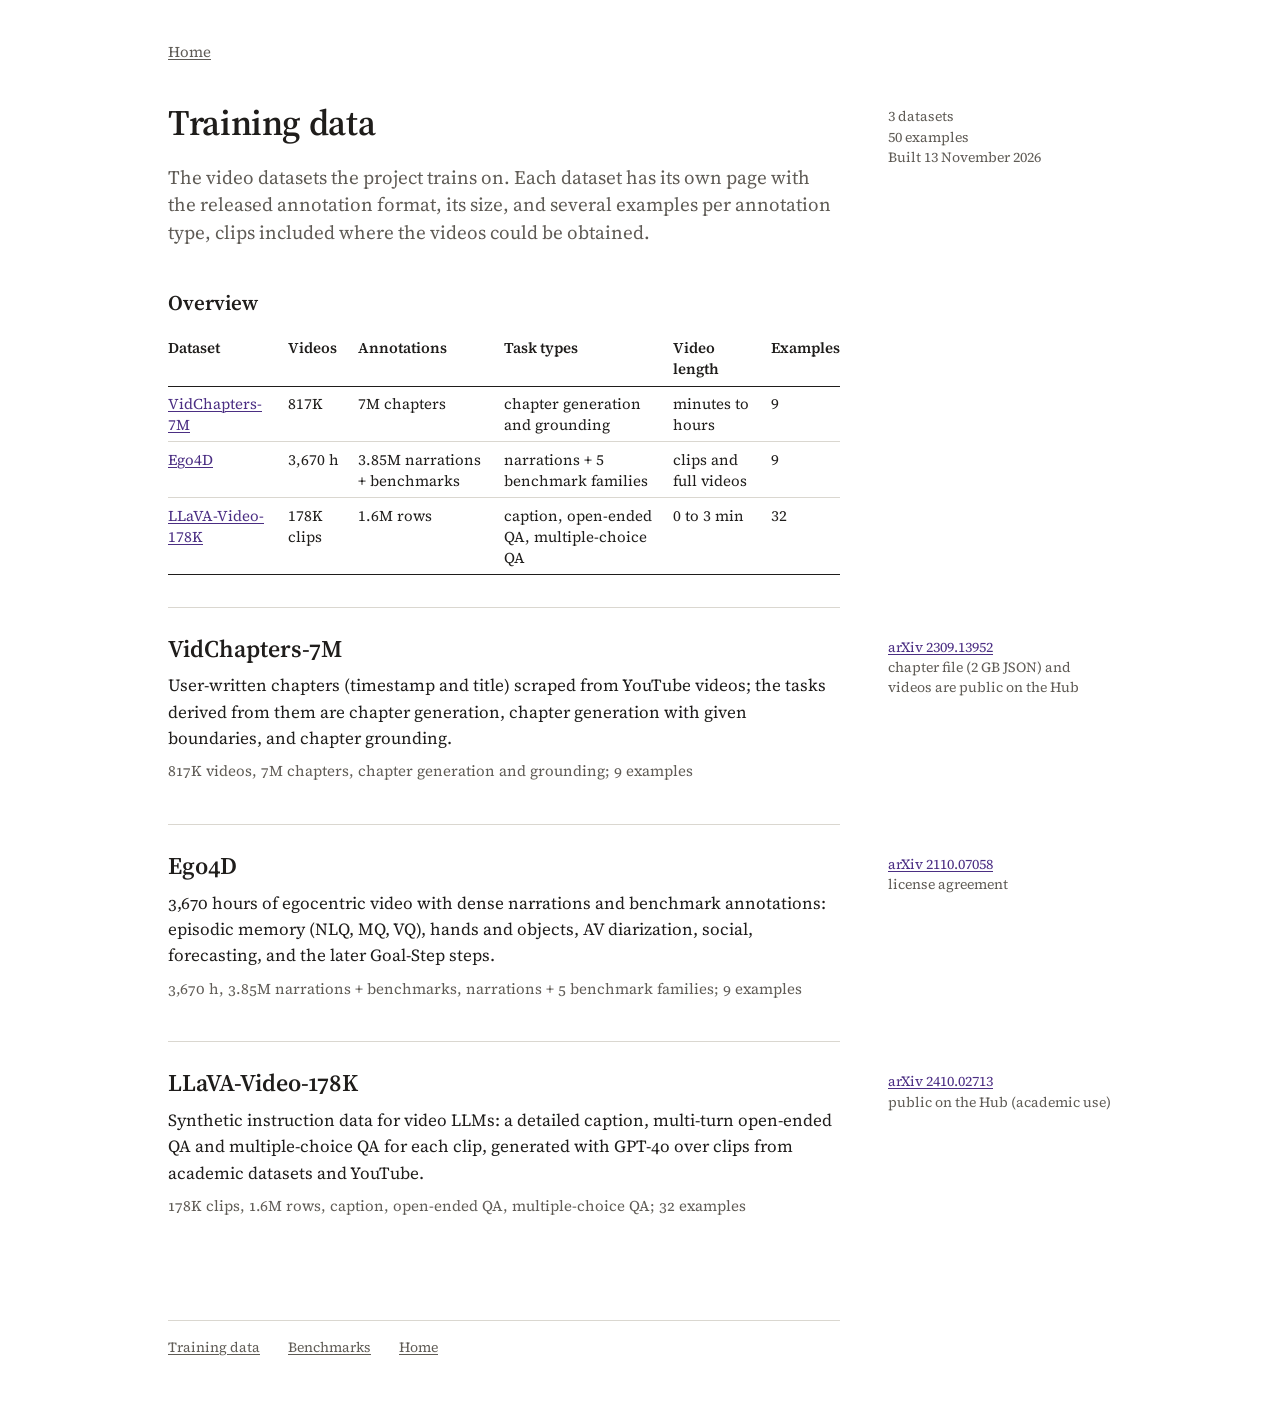
<file: index.html>
<!DOCTYPE html><html lang="en"><head><meta charset="UTF-8"><meta name="viewport" content="width=device-width, initial-scale=1"><title>Training data</title><link rel="preconnect" href="https://fonts.googleapis.com"><link rel="preconnect" href="https://fonts.gstatic.com" crossorigin><link href="https://fonts.googleapis.com/css2?family=Source+Serif+4:ital,opsz,wght@0,8..60,400..700;1,8..60,400..700&display=swap" rel="stylesheet"><link rel="stylesheet" href="style.css"><link rel="stylesheet" href="collection.css"></head><body><main class="page">
  <nav class="crumb"><a href="https://jxb1st.github.io/">Home</a></nav>
  <header class="exp-header">
    <aside class="note"><span>3 datasets</span><span>50 examples</span><span>Built 13 November 2026</span></aside>
    <h1>Training data</h1>
    <p class="lead">The video datasets the project trains on. Each dataset has its own page with the released annotation format, its size, and several examples per annotation type, clips included where the videos could be obtained.</p>
  </header>
  <section class="exp-section"><h2 id="overview">Overview</h2>
    <div class="table-wrap"><table class="results"><thead><tr><th>Dataset</th><th>Videos</th><th>Annotations</th><th>Task types</th><th>Video length</th><th>Examples</th></tr></thead><tbody><tr><td><a href="vidchapters/">VidChapters-7M</a></td><td>817K</td><td>7M chapters</td><td>chapter generation and grounding</td><td>minutes to hours</td><td>9</td></tr><tr><td><a href="ego4d/">Ego4D</a></td><td>3,670 h</td><td>3.85M narrations + benchmarks</td><td>narrations + 5 benchmark families</td><td>clips and full videos</td><td>9</td></tr><tr><td><a href="llava/">LLaVA-Video-178K</a></td><td>178K clips</td><td>1.6M rows</td><td>caption, open-ended QA, multiple-choice QA</td><td>0 to 3 min</td><td>32</td></tr></tbody></table></div></section>
  <ol class="entries"><li class="entry"><aside class="note"><span><a href="https://arxiv.org/abs/2309.13952">arXiv 2309.13952</a></span><span>chapter file (2 GB JSON) and videos are public on the Hub</span></aside><h2><a href="vidchapters/">VidChapters-7M</a></h2><p>User-written chapters (timestamp and title) scraped from YouTube videos; the tasks derived from them are chapter generation, chapter generation with given boundaries, and chapter grounding.</p><p class="entry-stats">817K videos, 7M chapters, chapter generation and grounding; 9 examples</p></li><li class="entry"><aside class="note"><span><a href="https://arxiv.org/abs/2110.07058">arXiv 2110.07058</a></span><span>license agreement</span></aside><h2><a href="ego4d/">Ego4D</a></h2><p>3,670 hours of egocentric video with dense narrations and benchmark annotations: episodic memory (NLQ, MQ, VQ), hands and objects, AV diarization, social, forecasting, and the later Goal-Step steps.</p><p class="entry-stats">3,670 h, 3.85M narrations + benchmarks, narrations + 5 benchmark families; 9 examples</p></li><li class="entry"><aside class="note"><span><a href="https://arxiv.org/abs/2410.02713">arXiv 2410.02713</a></span><span>public on the Hub (academic use)</span></aside><h2><a href="llava/">LLaVA-Video-178K</a></h2><p>Synthetic instruction data for video LLMs: a detailed caption, multi-turn open-ended QA and multiple-choice QA for each clip, generated with GPT-4o over clips from academic datasets and YouTube.</p><p class="entry-stats">178K clips, 1.6M rows, caption, open-ended QA, multiple-choice QA; 32 examples</p></li></ol>
<footer class="page-footer"><a href="./">Training data</a><a href="https://jxb1st.github.io/benchmark-collection/">Benchmarks</a><a href="https://jxb1st.github.io/">Home</a></footer></main></body></html>
</file>
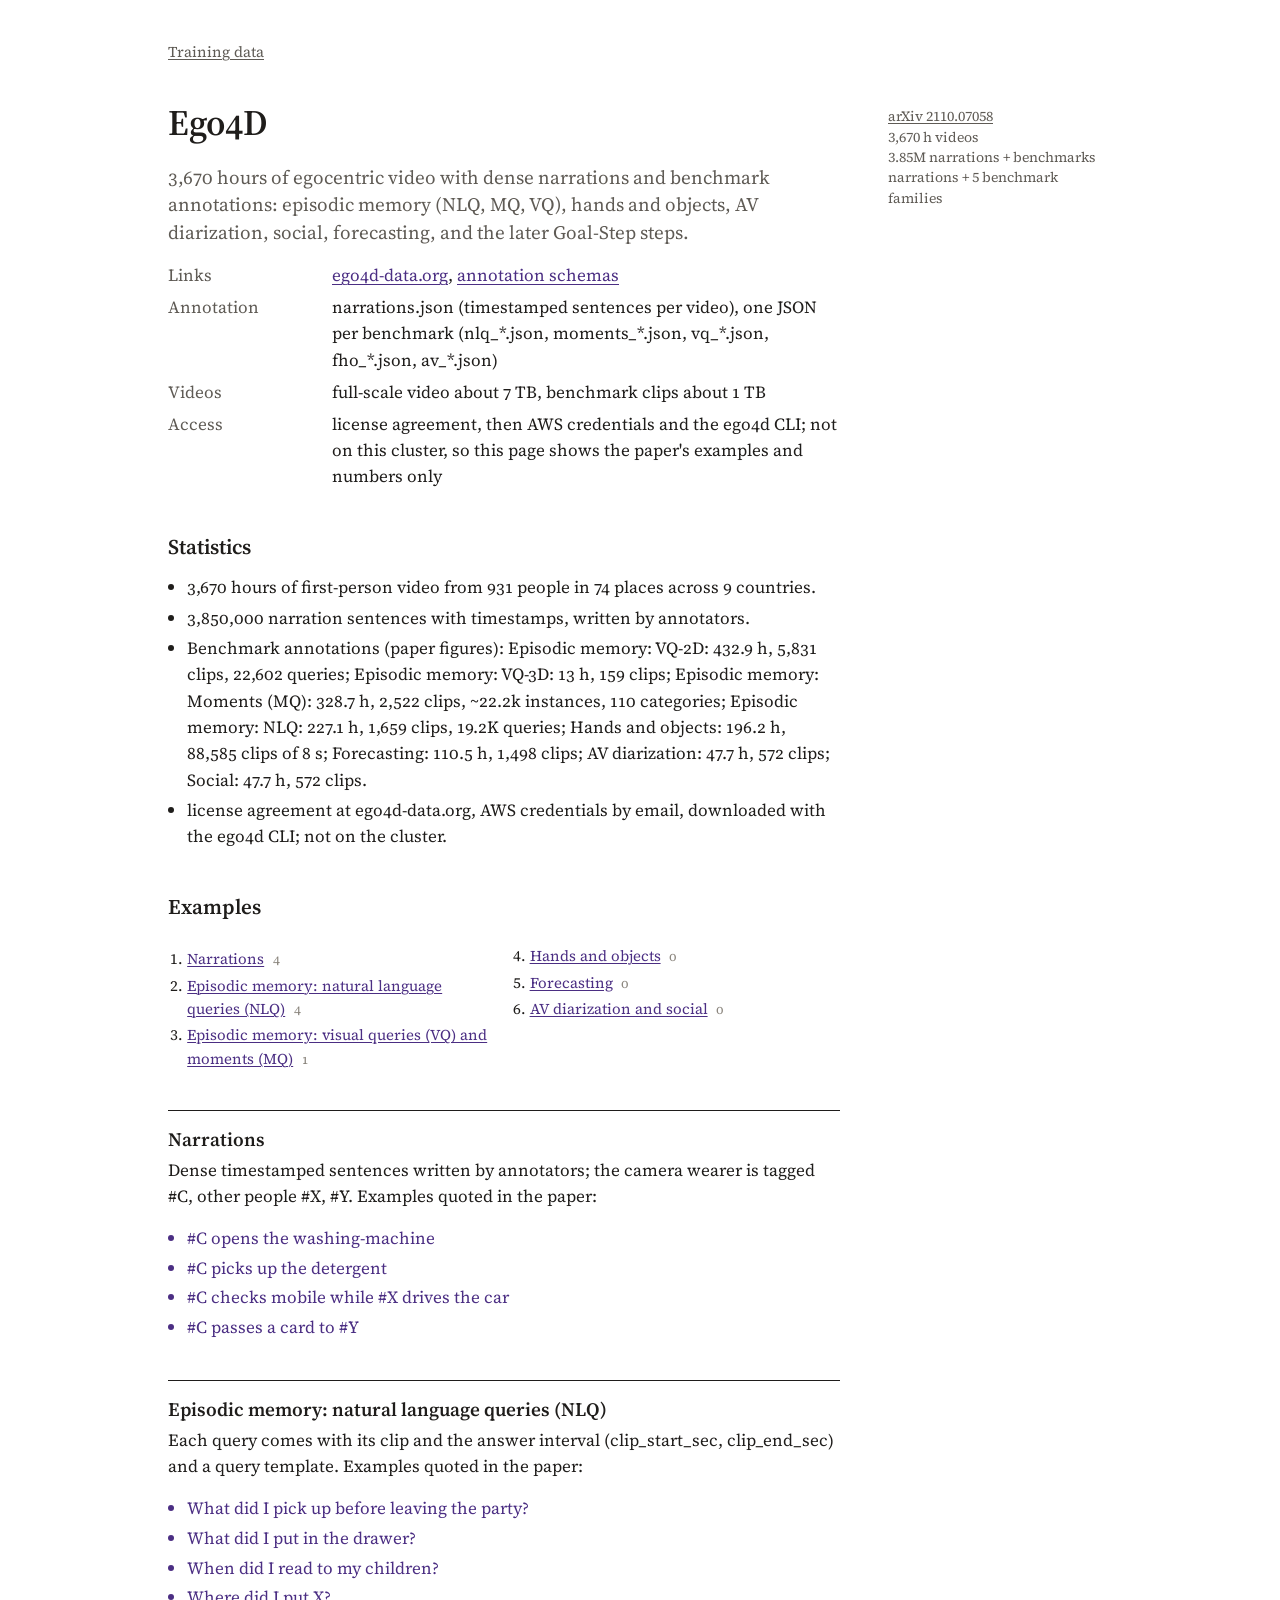
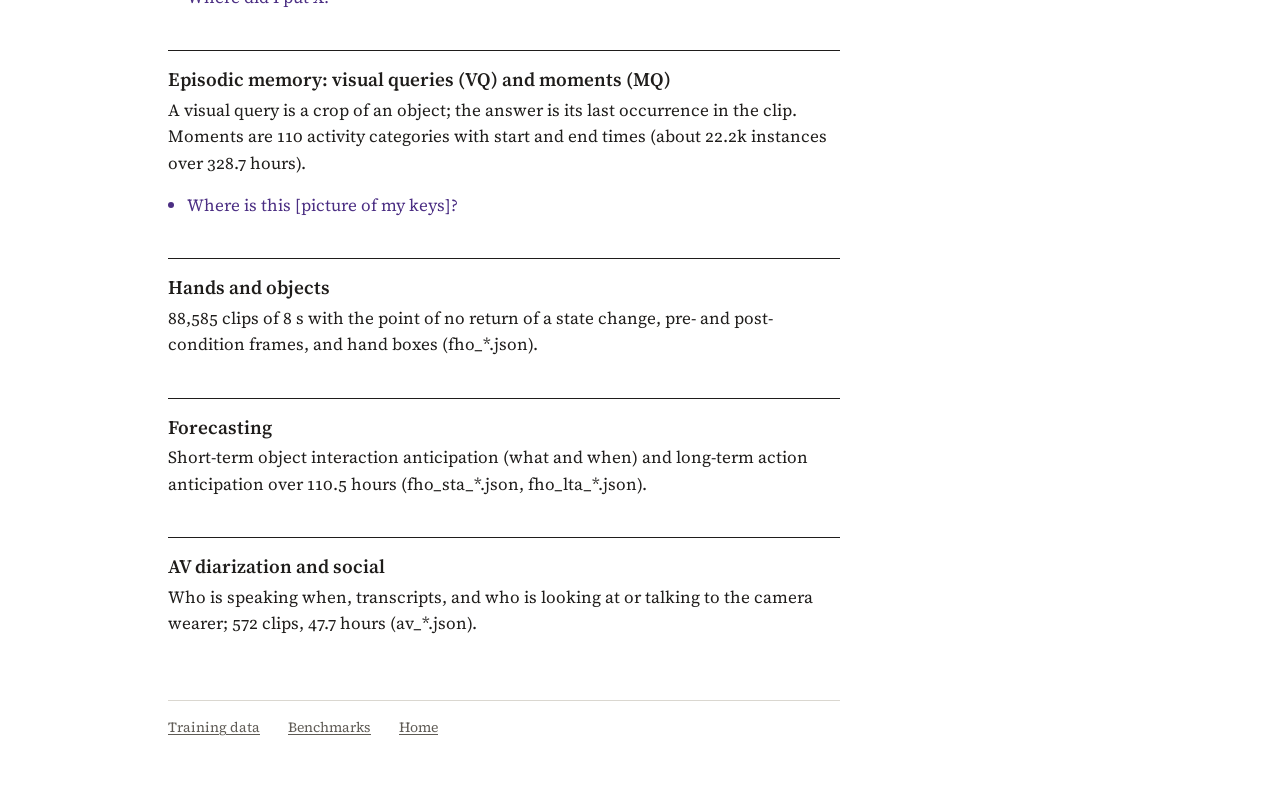
<file: ego4d/index.html>
<!DOCTYPE html><html lang="en"><head><meta charset="UTF-8"><meta name="viewport" content="width=device-width, initial-scale=1"><title>Ego4D</title><link rel="preconnect" href="https://fonts.googleapis.com"><link rel="preconnect" href="https://fonts.gstatic.com" crossorigin><link href="https://fonts.googleapis.com/css2?family=Source+Serif+4:ital,opsz,wght@0,8..60,400..700;1,8..60,400..700&display=swap" rel="stylesheet"><link rel="stylesheet" href="../style.css"><link rel="stylesheet" href="../collection.css"></head><body><main class="page">
  <nav class="crumb"><a href="../">Training data</a></nav>
  <header class="exp-header">
    <aside class="note"><span><a href="https://arxiv.org/abs/2110.07058">arXiv 2110.07058</a></span><span>3,670 h videos</span><span>3.85M narrations + benchmarks</span><span>narrations + 5 benchmark families</span></aside>
    <h1>Ego4D</h1>
    <p class="lead">3,670 hours of egocentric video with dense narrations and benchmark annotations: episodic memory (NLQ, MQ, VQ), hands and objects, AV diarization, social, forecasting, and the later Goal-Step steps.</p>
  </header>
  <dl class="facts"><dt>Links</dt><dd><a href="https://ego4d-data.org/">ego4d-data.org</a>, <a href="https://ego4d-data.org/docs/data/annotations-schemas/">annotation schemas</a></dd><dt>Annotation</dt><dd>narrations.json (timestamped sentences per video), one JSON per benchmark (nlq_*.json, moments_*.json, vq_*.json, fho_*.json, av_*.json)</dd><dt>Videos</dt><dd>full-scale video about 7 TB, benchmark clips about 1 TB</dd><dt>Access</dt><dd>license agreement, then AWS credentials and the ego4d CLI; not on this cluster, so this page shows the paper&#x27;s examples and numbers only</dd></dl>
  <section class="exp-section"><h2 id="statistics">Statistics</h2>
    <ul class="statlines"><li>3,670 hours of first-person video from 931 people in 74 places across 9 countries.</li><li>3,850,000 narration sentences with timestamps, written by annotators.</li><li>Benchmark annotations (paper figures): Episodic memory: VQ-2D: 432.9 h, 5,831 clips, 22,602 queries; Episodic memory: VQ-3D: 13 h, 159 clips; Episodic memory: Moments (MQ): 328.7 h, 2,522 clips, ~22.2k instances, 110 categories; Episodic memory: NLQ: 227.1 h, 1,659 clips, 19.2K queries; Hands and objects: 196.2 h, 88,585 clips of 8 s; Forecasting: 110.5 h, 1,498 clips; AV diarization: 47.7 h, 572 clips; Social: 47.7 h, 572 clips.</li><li>license agreement at ego4d-data.org, AWS credentials by email, downloaded with the ego4d CLI; not on the cluster.</li></ul></section>
  
  
  <section class="exp-section"><h2 id="examples">Examples</h2>
    <ol class="contents"><li><a href="#narrations">Narrations</a> <span class="n">4</span></li><li><a href="#episodic-memory-natural-language-queries-nlq">Episodic memory: natural language queries (NLQ)</a> <span class="n">4</span></li><li><a href="#episodic-memory-visual-queries-vq-and-moments-mq">Episodic memory: visual queries (VQ) and moments (MQ)</a> <span class="n">1</span></li><li><a href="#hands-and-objects">Hands and objects</a> <span class="n">0</span></li><li><a href="#forecasting">Forecasting</a> <span class="n">0</span></li><li><a href="#av-diarization-and-social">AV diarization and social</a> <span class="n">0</span></li></ol></section>
  <section class="exp-section group"><h3 id="narrations">Narrations</h3><p>Dense timestamped sentences written by annotators; the camera wearer is tagged #C, other people #X, #Y. Examples quoted in the paper:</p><ul class="quotes"><li>#C opens the washing-machine</li><li>#C picks up the detergent</li><li>#C checks mobile while #X drives the car</li><li>#C passes a card to #Y</li></ul></section><section class="exp-section group"><h3 id="episodic-memory-natural-language-queries-nlq">Episodic memory: natural language queries (NLQ)</h3><p>Each query comes with its clip and the answer interval (clip_start_sec, clip_end_sec) and a query template. Examples quoted in the paper:</p><ul class="quotes"><li>What did I pick up before leaving the party?</li><li>What did I put in the drawer?</li><li>When did I read to my children?</li><li>Where did I put X?</li></ul></section><section class="exp-section group"><h3 id="episodic-memory-visual-queries-vq-and-moments-mq">Episodic memory: visual queries (VQ) and moments (MQ)</h3><p>A visual query is a crop of an object; the answer is its last occurrence in the clip. Moments are 110 activity categories with start and end times (about 22.2k instances over 328.7 hours).</p><ul class="quotes"><li>Where is this [picture of my keys]?</li></ul></section><section class="exp-section group"><h3 id="hands-and-objects">Hands and objects</h3><p>88,585 clips of 8 s with the point of no return of a state change, pre- and post-condition frames, and hand boxes (fho_*.json).</p></section><section class="exp-section group"><h3 id="forecasting">Forecasting</h3><p>Short-term object interaction anticipation (what and when) and long-term action anticipation over 110.5 hours (fho_sta_*.json, fho_lta_*.json).</p></section><section class="exp-section group"><h3 id="av-diarization-and-social">AV diarization and social</h3><p>Who is speaking when, transcripts, and who is looking at or talking to the camera wearer; 572 clips, 47.7 hours (av_*.json).</p></section>
<footer class="page-footer"><a href=".././">Training data</a><a href="https://jxb1st.github.io/benchmark-collection/">Benchmarks</a><a href="https://jxb1st.github.io/">Home</a></footer></main></body></html>
</file>
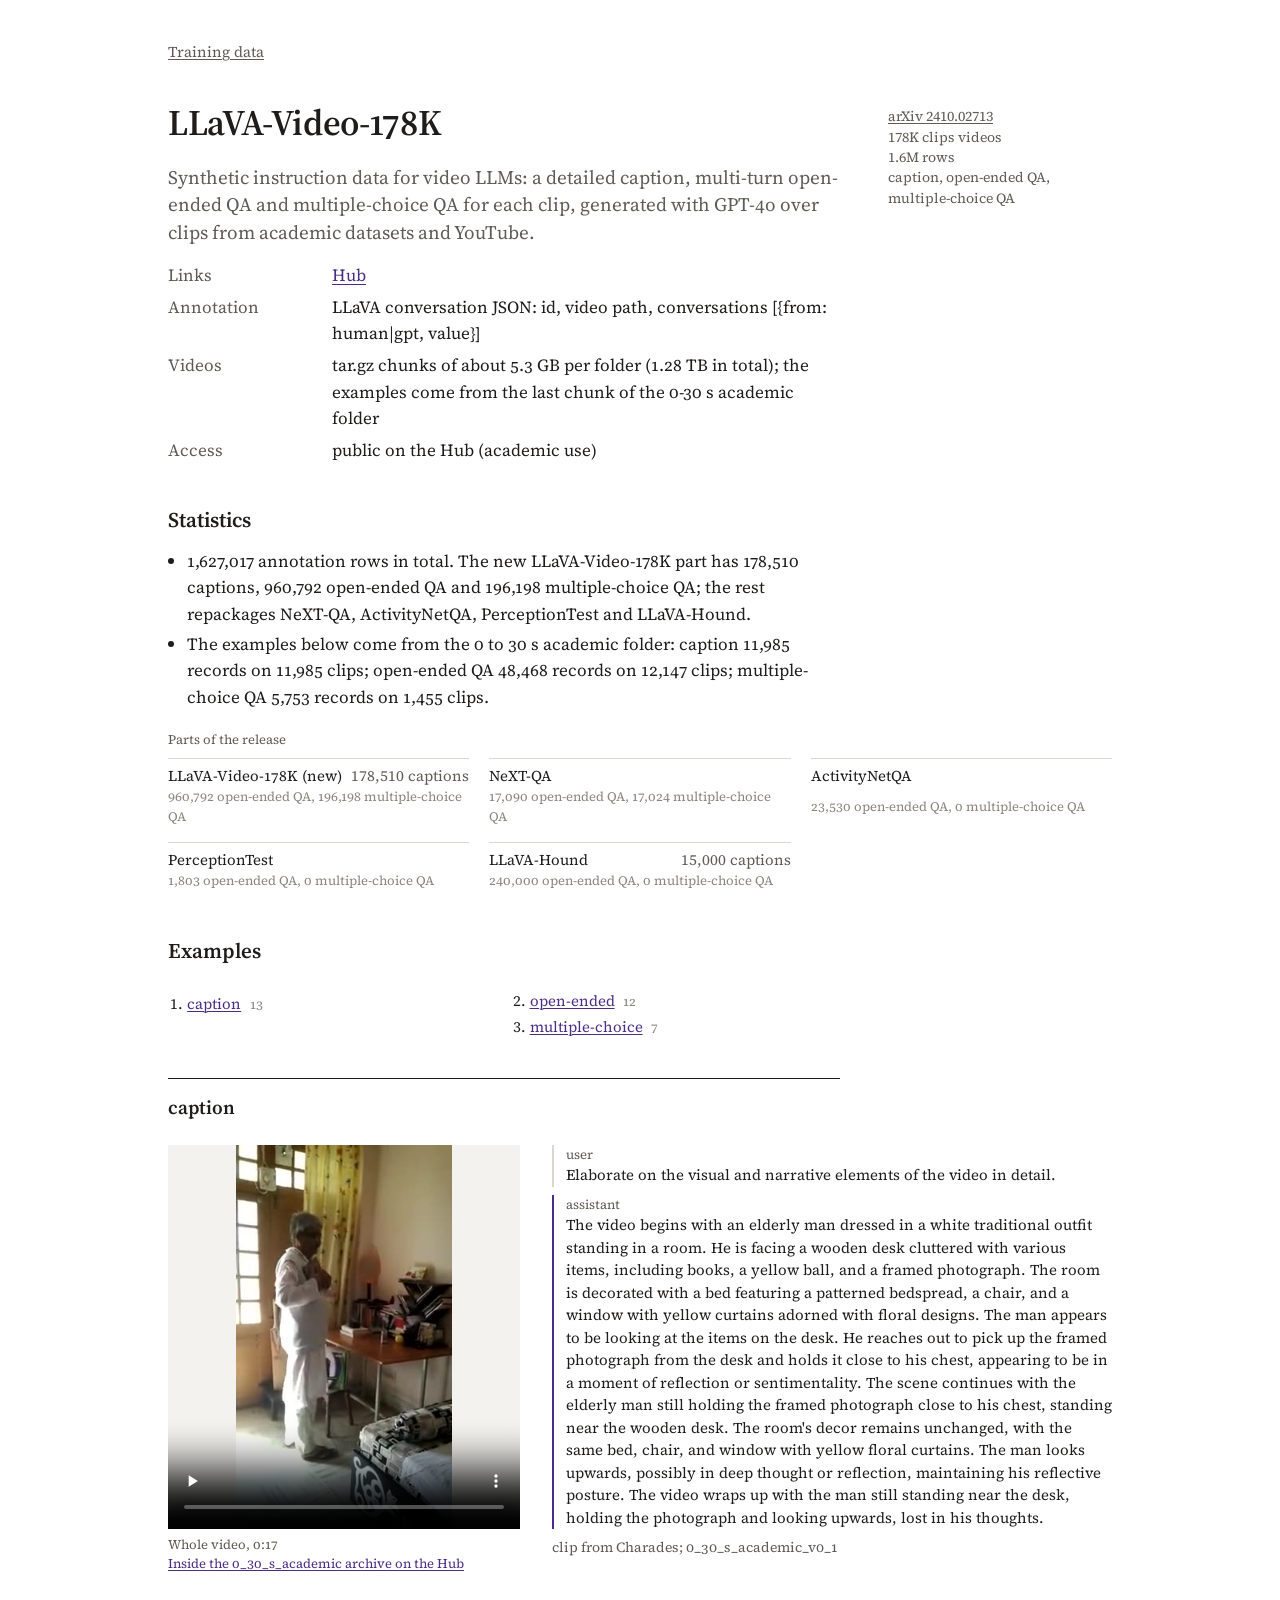
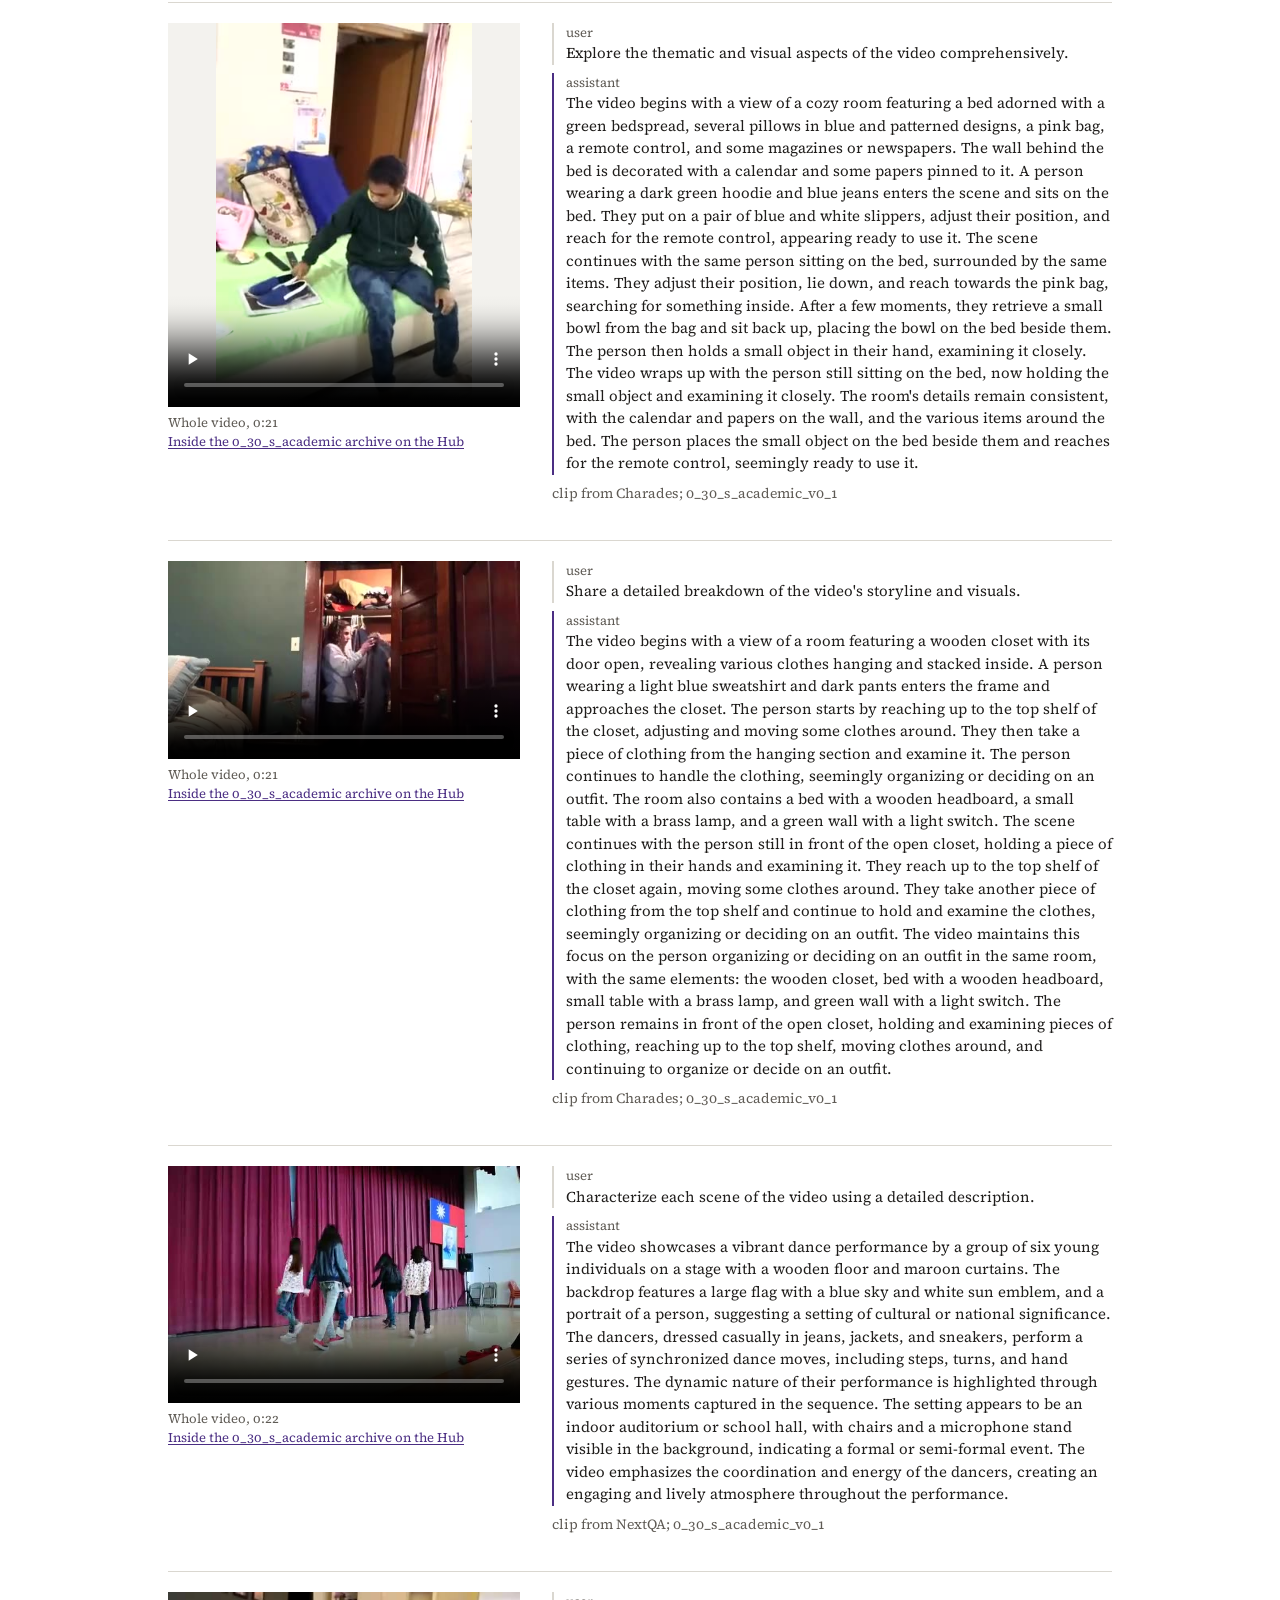
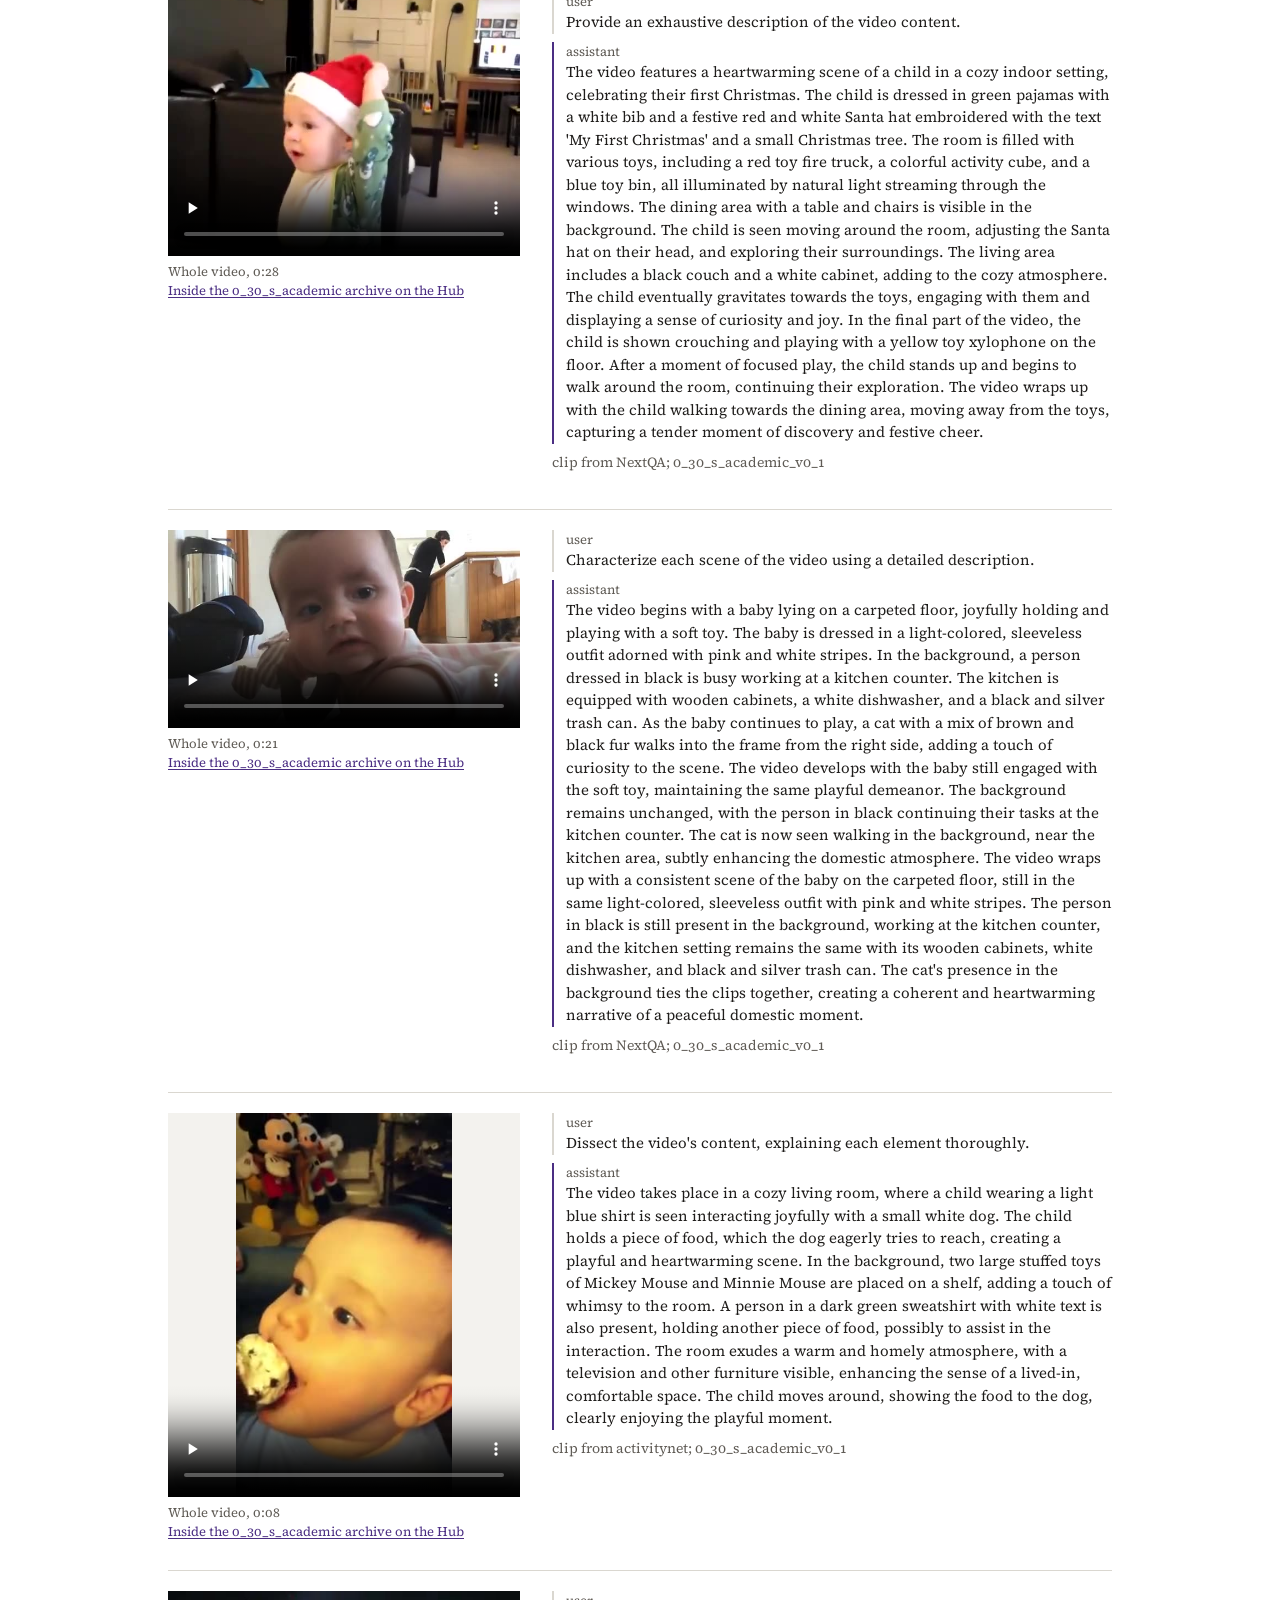
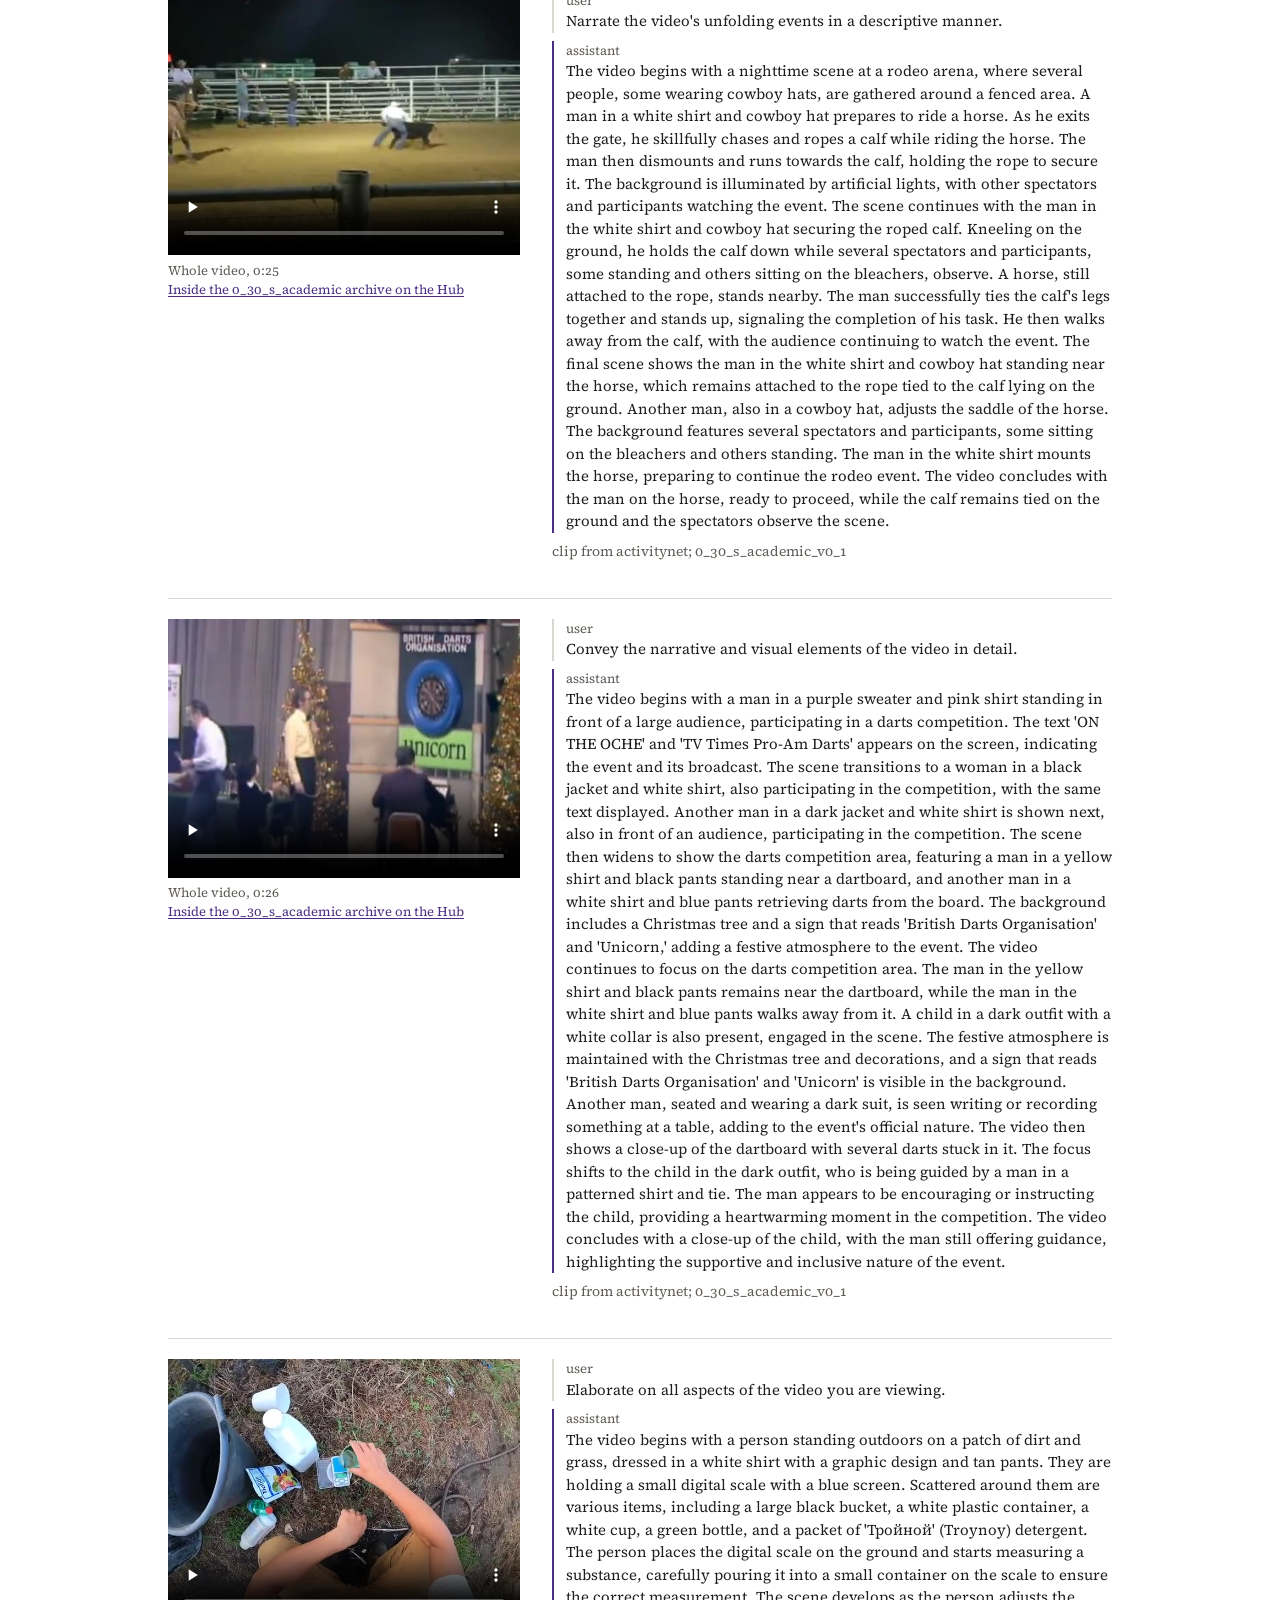
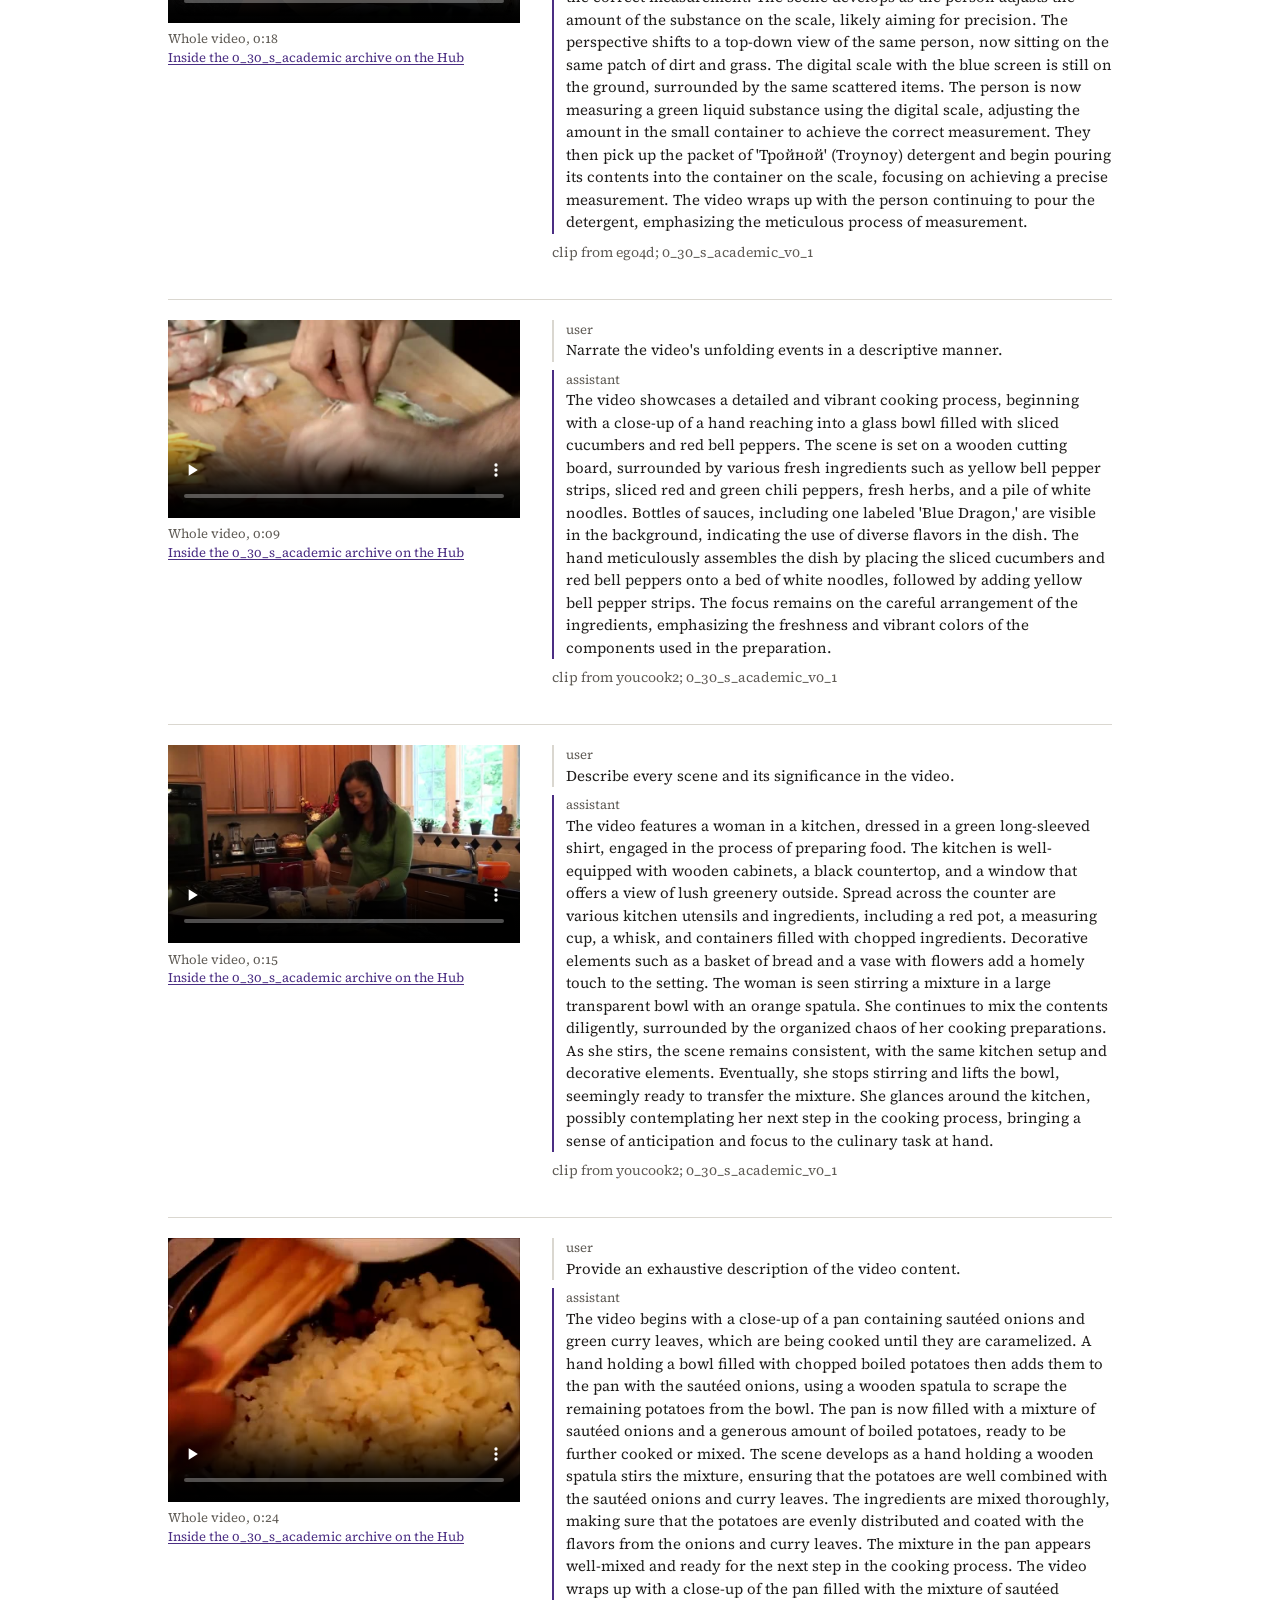
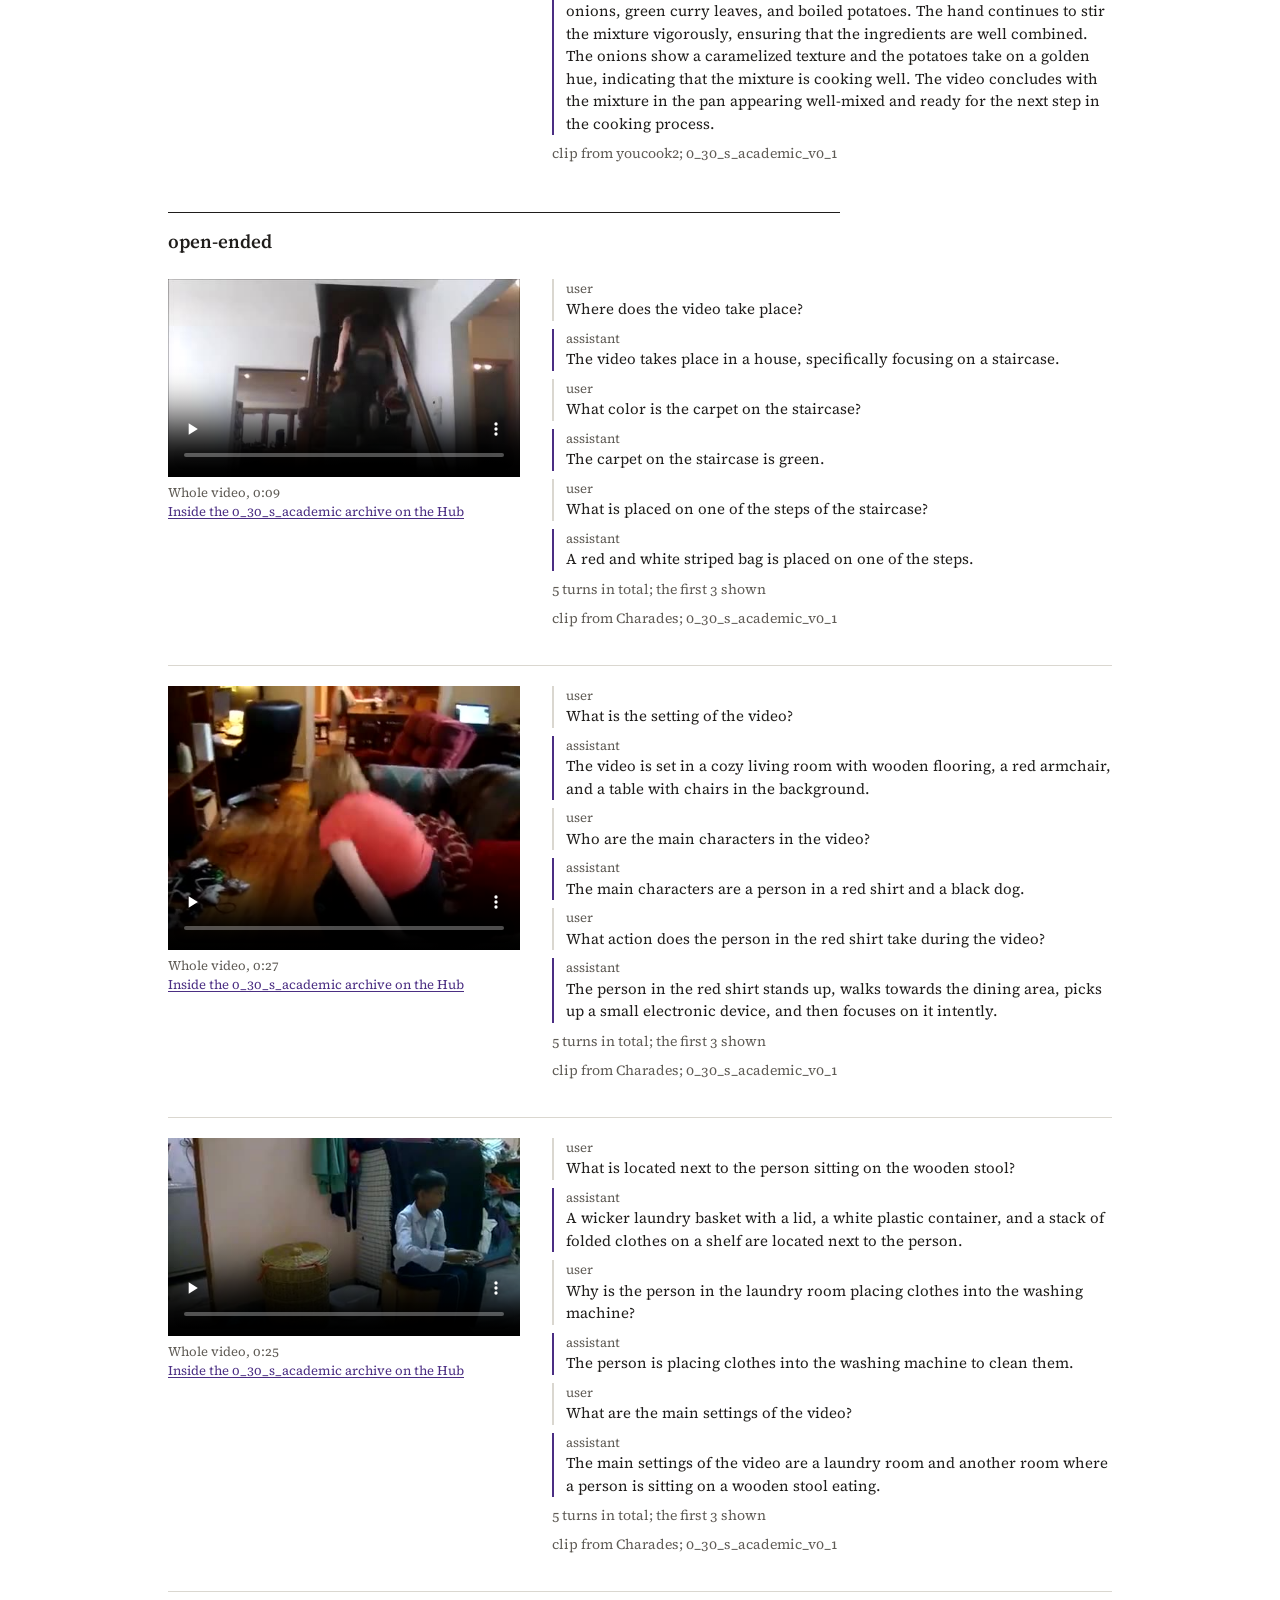
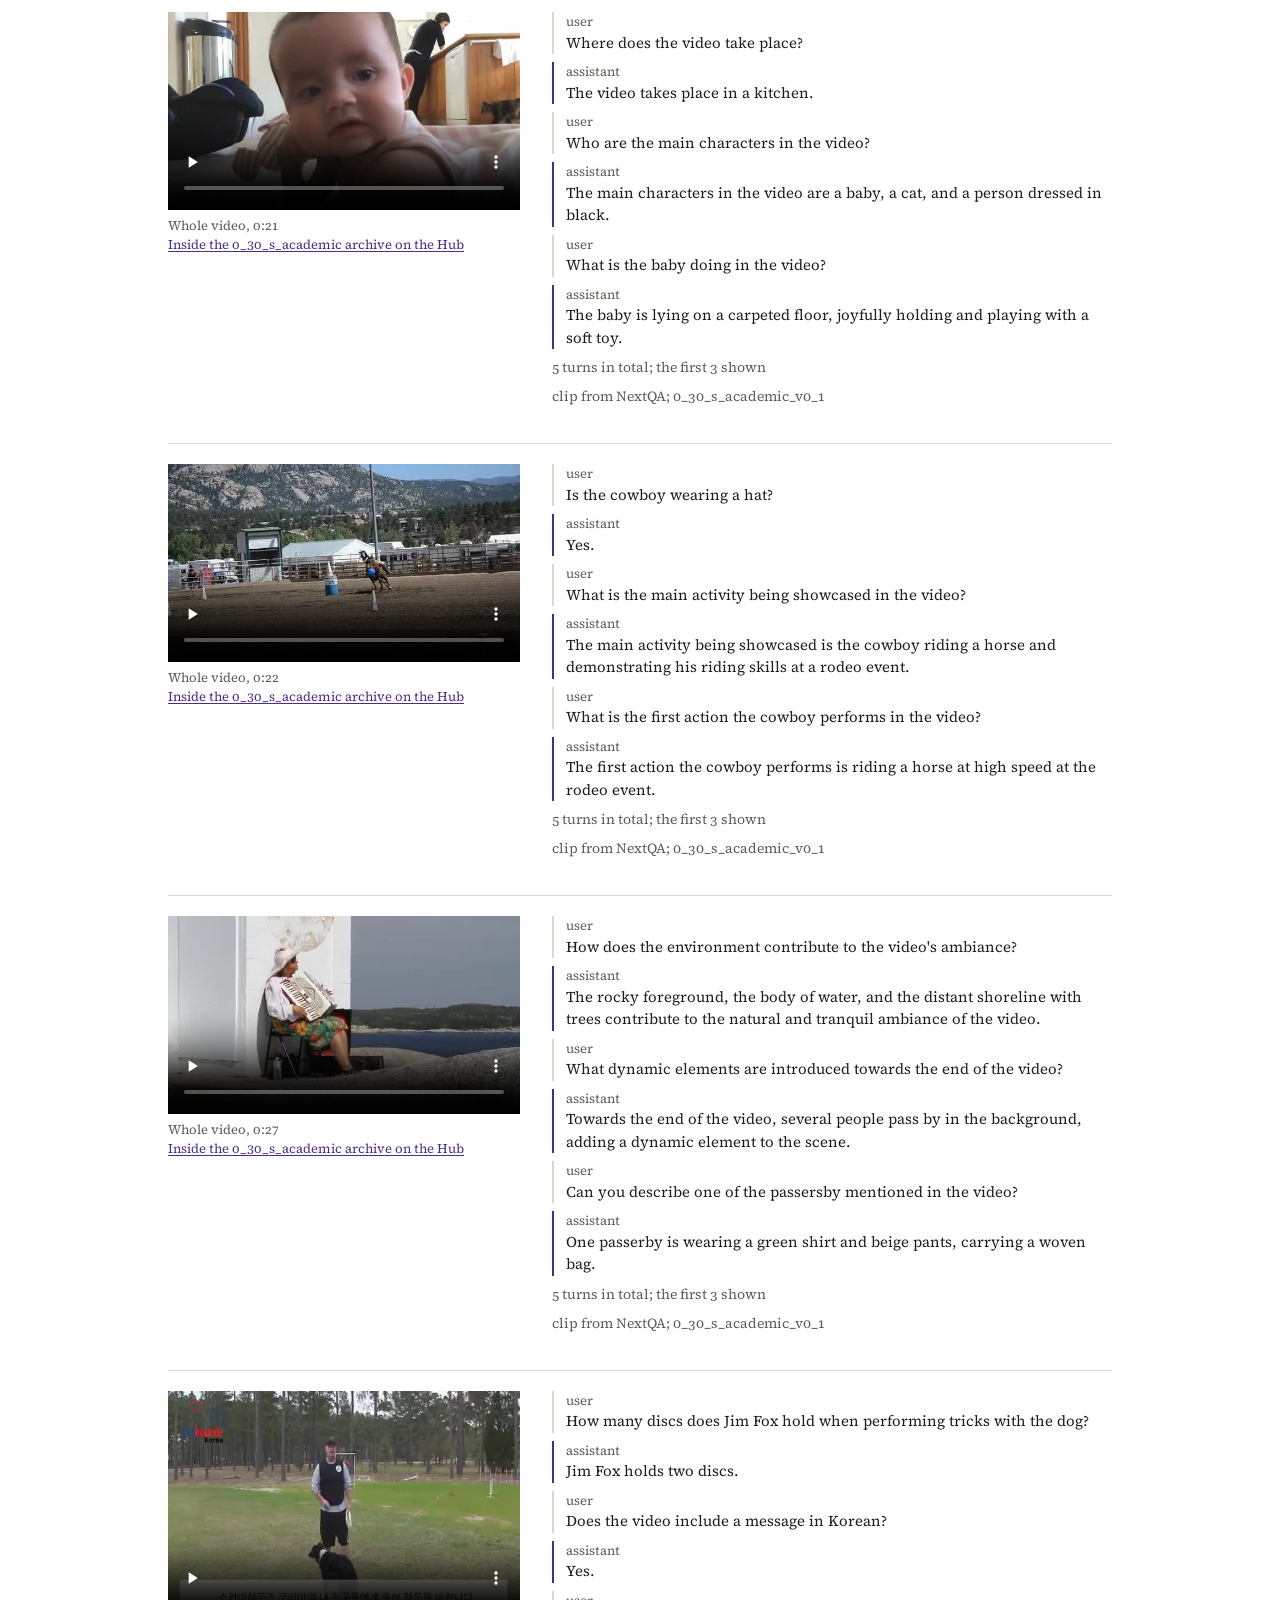
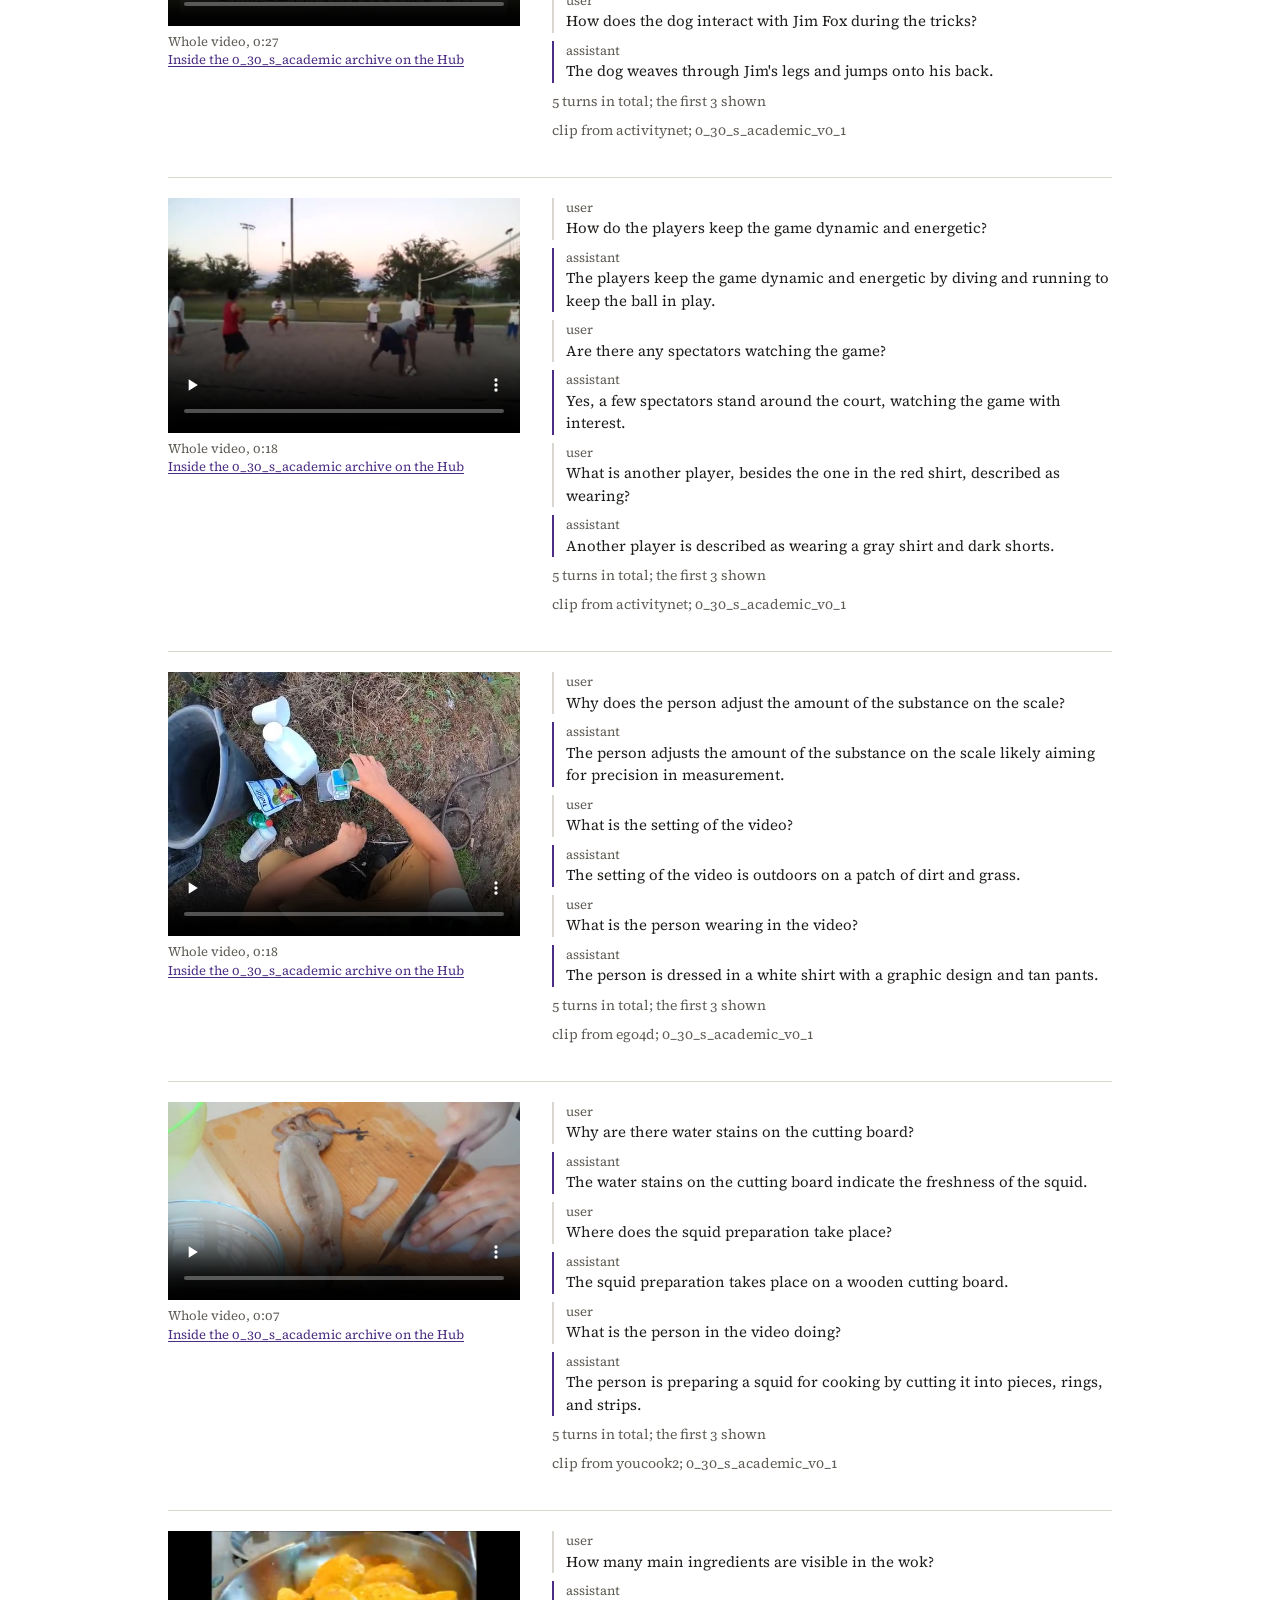
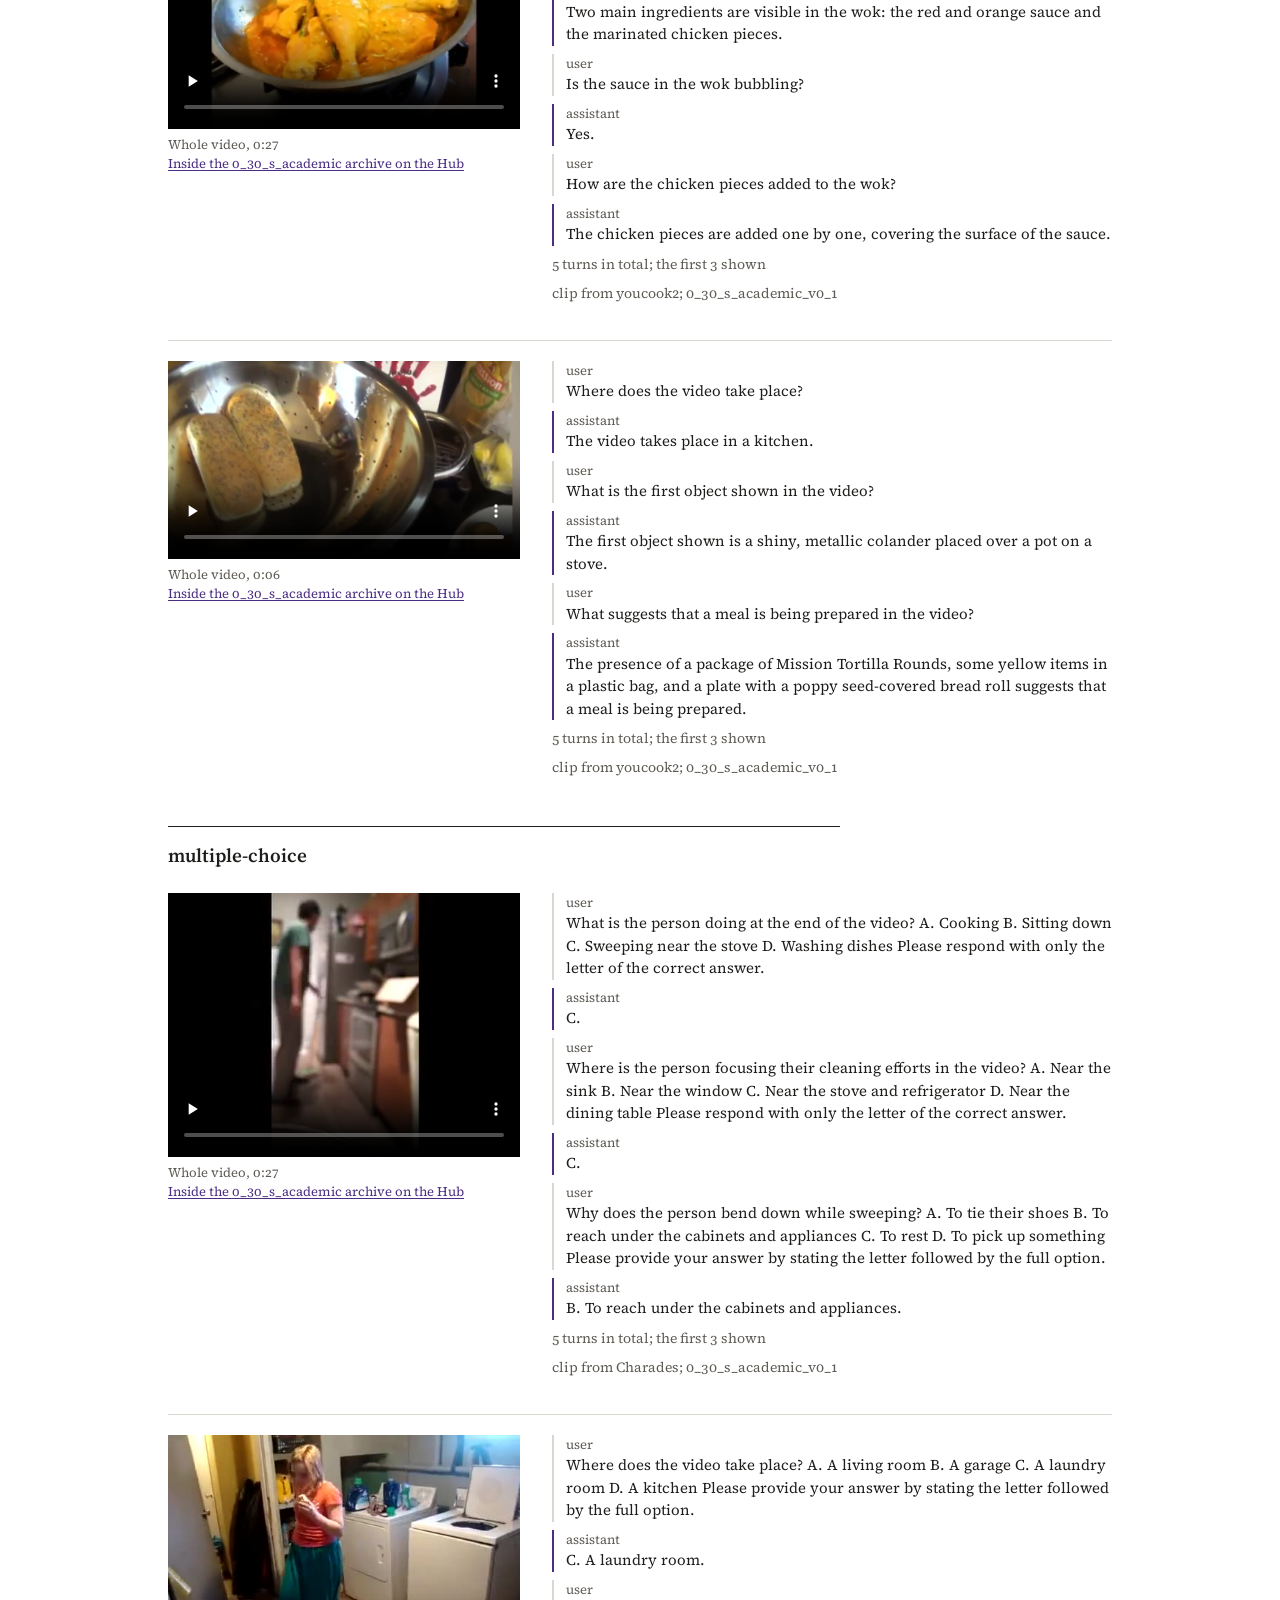
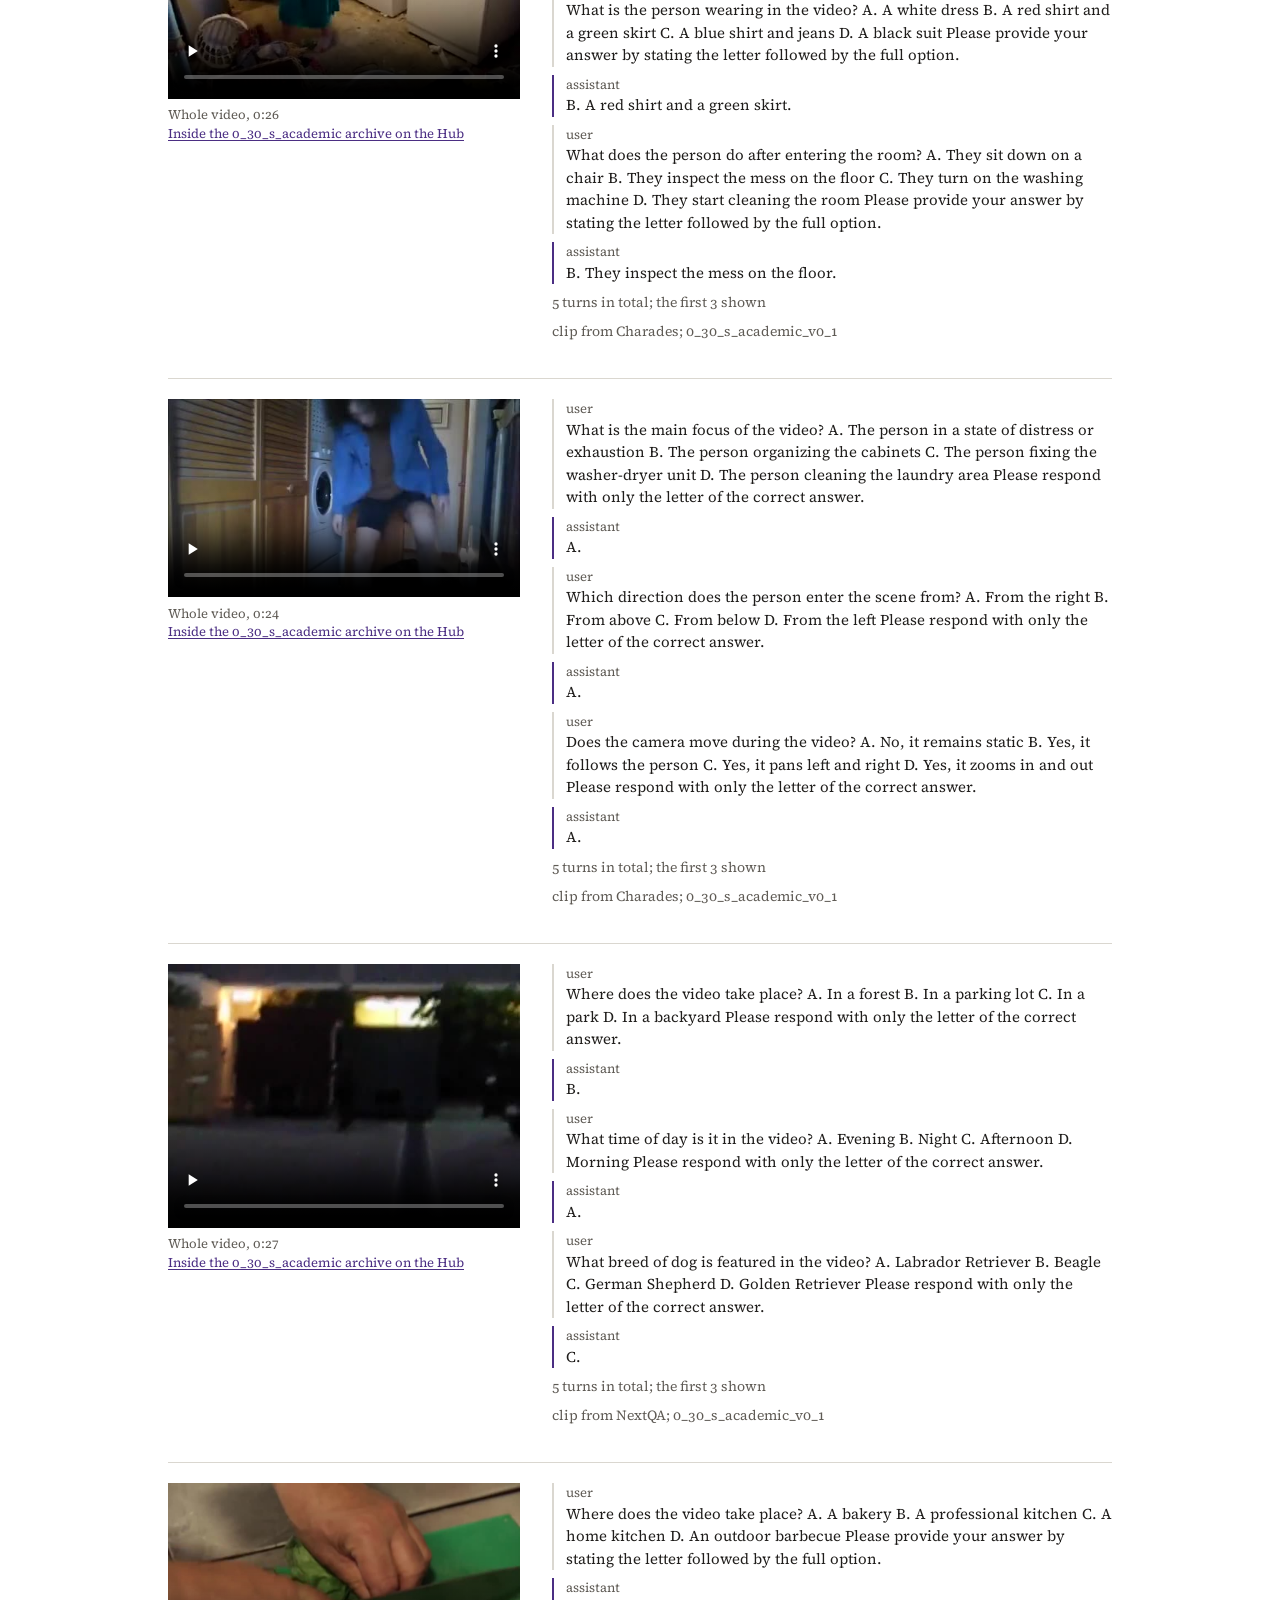
<file: llava/index.html>
<!DOCTYPE html><html lang="en"><head><meta charset="UTF-8"><meta name="viewport" content="width=device-width, initial-scale=1"><title>LLaVA-Video-178K</title><link rel="preconnect" href="https://fonts.googleapis.com"><link rel="preconnect" href="https://fonts.gstatic.com" crossorigin><link href="https://fonts.googleapis.com/css2?family=Source+Serif+4:ital,opsz,wght@0,8..60,400..700;1,8..60,400..700&display=swap" rel="stylesheet"><link rel="stylesheet" href="../style.css"><link rel="stylesheet" href="../collection.css"></head><body><main class="page">
  <nav class="crumb"><a href="../">Training data</a></nav>
  <header class="exp-header">
    <aside class="note"><span><a href="https://arxiv.org/abs/2410.02713">arXiv 2410.02713</a></span><span>178K clips videos</span><span>1.6M rows</span><span>caption, open-ended QA, multiple-choice QA</span></aside>
    <h1>LLaVA-Video-178K</h1>
    <p class="lead">Synthetic instruction data for video LLMs: a detailed caption, multi-turn open-ended QA and multiple-choice QA for each clip, generated with GPT-4o over clips from academic datasets and YouTube.</p>
  </header>
  <dl class="facts"><dt>Links</dt><dd><a href="https://huggingface.co/datasets/lmms-lab/LLaVA-Video-178K">Hub</a></dd><dt>Annotation</dt><dd>LLaVA conversation JSON: id, video path, conversations [{from: human|gpt, value}]</dd><dt>Videos</dt><dd>tar.gz chunks of about 5.3 GB per folder (1.28 TB in total); the examples come from the last chunk of the 0-30 s academic folder</dd><dt>Access</dt><dd>public on the Hub (academic use)</dd></dl>
  <section class="exp-section"><h2 id="statistics">Statistics</h2>
    <ul class="statlines"><li>1,627,017 annotation rows in total. The new LLaVA-Video-178K part has 178,510 captions, 960,792 open-ended QA and 196,198 multiple-choice QA; the rest repackages NeXT-QA, ActivityNetQA, PerceptionTest and LLaVA-Hound.</li><li>The examples below come from the 0 to 30 s academic folder: caption 11,985 records on 11,985 clips; open-ended QA 48,468 records on 12,147 clips; multiple-choice QA 5,753 records on 1,455 clips.</li></ul><p class="stat-label">Parts of the release</p><ul class="taskgrid"><li><span class="tg-name">LLaVA-Video-178K (new)</span><span class="tg-n">178,510 captions</span><span class="tg-sub">960,792 open-ended QA, 196,198 multiple-choice QA</span></li><li><span class="tg-name">NeXT-QA</span><span class="tg-n"></span><span class="tg-sub">17,090 open-ended QA, 17,024 multiple-choice QA</span></li><li><span class="tg-name">ActivityNetQA</span><span class="tg-n"></span><span class="tg-sub">23,530 open-ended QA, 0 multiple-choice QA</span></li><li><span class="tg-name">PerceptionTest</span><span class="tg-n"></span><span class="tg-sub">1,803 open-ended QA, 0 multiple-choice QA</span></li><li><span class="tg-name">LLaVA-Hound</span><span class="tg-n">15,000 captions</span><span class="tg-sub">240,000 open-ended QA, 0 multiple-choice QA</span></li></ul></section>
  
  
  <section class="exp-section"><h2 id="examples">Examples</h2>
    <ol class="contents"><li><a href="#caption">caption</a> <span class="n">13</span></li><li><a href="#open-ended">open-ended</a> <span class="n">12</span></li><li><a href="#multiple-choice">multiple-choice</a> <span class="n">7</span></li></ol></section>
  <section class="exp-section group"><h3 id="caption">caption</h3><div class="samples"><article class="sample"><div class="s-media"><video controls preload="none" poster="clips/caption-0dd62.jpg" src="clips/caption-0dd62.mp4"></video><p class="mediacap">Whole video, 0:17<br><a href="https://huggingface.co/datasets/lmms-lab/LLaVA-Video-178K/tree/main/0_30_s_academic_v0_1">Inside the 0_30_s_academic archive on the Hub</a></p></div><div class="s-body"><div class="conv"><div class="turn human"><span>user</span>Elaborate on the visual and narrative elements of the video in detail.</div><div class="turn gpt"><span>assistant</span>The video begins with an elderly man dressed in a white traditional outfit standing in a room. He is facing a wooden desk cluttered with various items, including books, a yellow ball, and a framed photograph. The room is decorated with a bed featuring a patterned bedspread, a chair, and a window with yellow curtains adorned with floral designs. The man appears to be looking at the items on the desk. He reaches out to pick up the framed photograph from the desk and holds it close to his chest, appearing to be in a moment of reflection or sentimentality. The scene continues with the elderly man still holding the framed photograph close to his chest, standing near the wooden desk. The room&#x27;s decor remains unchanged, with the same bed, chair, and window with yellow floral curtains. The man looks upwards, possibly in deep thought or reflection, maintaining his reflective posture. The video wraps up with the man still standing near the desk, holding the photograph and looking upwards, lost in his thoughts.</div></div><p class="s-facts">clip from Charades; 0_30_s_academic_v0_1</p></div></article><article class="sample"><div class="s-media"><video controls preload="none" poster="clips/caption-w7edm.jpg" src="clips/caption-w7edm.mp4"></video><p class="mediacap">Whole video, 0:21<br><a href="https://huggingface.co/datasets/lmms-lab/LLaVA-Video-178K/tree/main/0_30_s_academic_v0_1">Inside the 0_30_s_academic archive on the Hub</a></p></div><div class="s-body"><div class="conv"><div class="turn human"><span>user</span>Explore the thematic and visual aspects of the video comprehensively.</div><div class="turn gpt"><span>assistant</span>The video begins with a view of a cozy room featuring a bed adorned with a green bedspread, several pillows in blue and patterned designs, a pink bag, a remote control, and some magazines or newspapers. The wall behind the bed is decorated with a calendar and some papers pinned to it. A person wearing a dark green hoodie and blue jeans enters the scene and sits on the bed. They put on a pair of blue and white slippers, adjust their position, and reach for the remote control, appearing ready to use it.

The scene continues with the same person sitting on the bed, surrounded by the same items. They adjust their position, lie down, and reach towards the pink bag, searching for something inside. After a few moments, they retrieve a small bowl from the bag and sit back up, placing the bowl on the bed beside them. The person then holds a small object in their hand, examining it closely.

The video wraps up with the person still sitting on the bed, now holding the small object and examining it closely. The room&#x27;s details remain consistent, with the calendar and papers on the wall, and the various items around the bed. The person places the small object on the bed beside them and reaches for the remote control, seemingly ready to use it.</div></div><p class="s-facts">clip from Charades; 0_30_s_academic_v0_1</p></div></article><article class="sample"><div class="s-media"><video controls preload="none" poster="clips/caption-75rpn.jpg" src="clips/caption-75rpn.mp4"></video><p class="mediacap">Whole video, 0:21<br><a href="https://huggingface.co/datasets/lmms-lab/LLaVA-Video-178K/tree/main/0_30_s_academic_v0_1">Inside the 0_30_s_academic archive on the Hub</a></p></div><div class="s-body"><div class="conv"><div class="turn human"><span>user</span>Share a detailed breakdown of the video&#x27;s storyline and visuals.</div><div class="turn gpt"><span>assistant</span>The video begins with a view of a room featuring a wooden closet with its door open, revealing various clothes hanging and stacked inside. A person wearing a light blue sweatshirt and dark pants enters the frame and approaches the closet. The person starts by reaching up to the top shelf of the closet, adjusting and moving some clothes around. They then take a piece of clothing from the hanging section and examine it. The person continues to handle the clothing, seemingly organizing or deciding on an outfit. The room also contains a bed with a wooden headboard, a small table with a brass lamp, and a green wall with a light switch. The scene continues with the person still in front of the open closet, holding a piece of clothing in their hands and examining it. They reach up to the top shelf of the closet again, moving some clothes around. They take another piece of clothing from the top shelf and continue to hold and examine the clothes, seemingly organizing or deciding on an outfit. The video maintains this focus on the person organizing or deciding on an outfit in the same room, with the same elements: the wooden closet, bed with a wooden headboard, small table with a brass lamp, and green wall with a light switch. The person remains in front of the open closet, holding and examining pieces of clothing, reaching up to the top shelf, moving clothes around, and continuing to organize or decide on an outfit.</div></div><p class="s-facts">clip from Charades; 0_30_s_academic_v0_1</p></div></article><article class="sample"><div class="s-media"><video controls preload="none" poster="clips/caption-1028-8318310610.jpg" src="clips/caption-1028-8318310610.mp4"></video><p class="mediacap">Whole video, 0:22<br><a href="https://huggingface.co/datasets/lmms-lab/LLaVA-Video-178K/tree/main/0_30_s_academic_v0_1">Inside the 0_30_s_academic archive on the Hub</a></p></div><div class="s-body"><div class="conv"><div class="turn human"><span>user</span>Characterize each scene of the video using a detailed description.</div><div class="turn gpt"><span>assistant</span>The video showcases a vibrant dance performance by a group of six young individuals on a stage with a wooden floor and maroon curtains. The backdrop features a large flag with a blue sky and white sun emblem, and a portrait of a person, suggesting a setting of cultural or national significance. The dancers, dressed casually in jeans, jackets, and sneakers, perform a series of synchronized dance moves, including steps, turns, and hand gestures. The dynamic nature of their performance is highlighted through various moments captured in the sequence. The setting appears to be an indoor auditorium or school hall, with chairs and a microphone stand visible in the background, indicating a formal or semi-formal event. The video emphasizes the coordination and energy of the dancers, creating an engaging and lively atmosphere throughout the performance.</div></div><p class="s-facts">clip from NextQA; 0_30_s_academic_v0_1</p></div></article><article class="sample"><div class="s-media"><video controls preload="none" poster="clips/caption-0007-5334449560.jpg" src="clips/caption-0007-5334449560.mp4"></video><p class="mediacap">Whole video, 0:28<br><a href="https://huggingface.co/datasets/lmms-lab/LLaVA-Video-178K/tree/main/0_30_s_academic_v0_1">Inside the 0_30_s_academic archive on the Hub</a></p></div><div class="s-body"><div class="conv"><div class="turn human"><span>user</span>Provide an exhaustive description of the video content.</div><div class="turn gpt"><span>assistant</span>The video features a heartwarming scene of a child in a cozy indoor setting, celebrating their first Christmas. The child is dressed in green pajamas with a white bib and a festive red and white Santa hat embroidered with the text &#x27;My First Christmas&#x27; and a small Christmas tree. The room is filled with various toys, including a red toy fire truck, a colorful activity cube, and a blue toy bin, all illuminated by natural light streaming through the windows. The dining area with a table and chairs is visible in the background.

The child is seen moving around the room, adjusting the Santa hat on their head, and exploring their surroundings. The living area includes a black couch and a white cabinet, adding to the cozy atmosphere. The child eventually gravitates towards the toys, engaging with them and displaying a sense of curiosity and joy.

In the final part of the video, the child is shown crouching and playing with a yellow toy xylophone on the floor. After a moment of focused play, the child stands up and begins to walk around the room, continuing their exploration. The video wraps up with the child walking towards the dining area, moving away from the toys, capturing a tender moment of discovery and festive cheer.</div></div><p class="s-facts">clip from NextQA; 0_30_s_academic_v0_1</p></div></article><article class="sample"><div class="s-media"><video controls preload="none" poster="clips/caption-1052-13028692904.jpg" src="clips/caption-1052-13028692904.mp4"></video><p class="mediacap">Whole video, 0:21<br><a href="https://huggingface.co/datasets/lmms-lab/LLaVA-Video-178K/tree/main/0_30_s_academic_v0_1">Inside the 0_30_s_academic archive on the Hub</a></p></div><div class="s-body"><div class="conv"><div class="turn human"><span>user</span>Characterize each scene of the video using a detailed description.</div><div class="turn gpt"><span>assistant</span>The video begins with a baby lying on a carpeted floor, joyfully holding and playing with a soft toy. The baby is dressed in a light-colored, sleeveless outfit adorned with pink and white stripes. In the background, a person dressed in black is busy working at a kitchen counter. The kitchen is equipped with wooden cabinets, a white dishwasher, and a black and silver trash can. As the baby continues to play, a cat with a mix of brown and black fur walks into the frame from the right side, adding a touch of curiosity to the scene. The video develops with the baby still engaged with the soft toy, maintaining the same playful demeanor. The background remains unchanged, with the person in black continuing their tasks at the kitchen counter. The cat is now seen walking in the background, near the kitchen area, subtly enhancing the domestic atmosphere. The video wraps up with a consistent scene of the baby on the carpeted floor, still in the same light-colored, sleeveless outfit with pink and white stripes. The person in black is still present in the background, working at the kitchen counter, and the kitchen setting remains the same with its wooden cabinets, white dishwasher, and black and silver trash can. The cat&#x27;s presence in the background ties the clips together, creating a coherent and heartwarming narrative of a peaceful domestic moment.</div></div><p class="s-facts">clip from NextQA; 0_30_s_academic_v0_1</p></div></article><article class="sample"><div class="s-media"><video controls preload="none" poster="clips/caption-v-cixarkhjav8.jpg" src="clips/caption-v-cixarkhjav8.mp4"></video><p class="mediacap">Whole video, 0:08<br><a href="https://huggingface.co/datasets/lmms-lab/LLaVA-Video-178K/tree/main/0_30_s_academic_v0_1">Inside the 0_30_s_academic archive on the Hub</a></p></div><div class="s-body"><div class="conv"><div class="turn human"><span>user</span>Dissect the video&#x27;s content, explaining each element thoroughly.</div><div class="turn gpt"><span>assistant</span>The video takes place in a cozy living room, where a child wearing a light blue shirt is seen interacting joyfully with a small white dog. The child holds a piece of food, which the dog eagerly tries to reach, creating a playful and heartwarming scene. In the background, two large stuffed toys of Mickey Mouse and Minnie Mouse are placed on a shelf, adding a touch of whimsy to the room. A person in a dark green sweatshirt with white text is also present, holding another piece of food, possibly to assist in the interaction. The room exudes a warm and homely atmosphere, with a television and other furniture visible, enhancing the sense of a lived-in, comfortable space. The child moves around, showing the food to the dog, clearly enjoying the playful moment.</div></div><p class="s-facts">clip from activitynet; 0_30_s_academic_v0_1</p></div></article><article class="sample"><div class="s-media"><video controls preload="none" poster="clips/caption-v-camghiqmnaw.jpg" src="clips/caption-v-camghiqmnaw.mp4"></video><p class="mediacap">Whole video, 0:25<br><a href="https://huggingface.co/datasets/lmms-lab/LLaVA-Video-178K/tree/main/0_30_s_academic_v0_1">Inside the 0_30_s_academic archive on the Hub</a></p></div><div class="s-body"><div class="conv"><div class="turn human"><span>user</span>Narrate the video&#x27;s unfolding events in a descriptive manner.</div><div class="turn gpt"><span>assistant</span>The video begins with a nighttime scene at a rodeo arena, where several people, some wearing cowboy hats, are gathered around a fenced area. A man in a white shirt and cowboy hat prepares to ride a horse. As he exits the gate, he skillfully chases and ropes a calf while riding the horse. The man then dismounts and runs towards the calf, holding the rope to secure it. The background is illuminated by artificial lights, with other spectators and participants watching the event.

The scene continues with the man in the white shirt and cowboy hat securing the roped calf. Kneeling on the ground, he holds the calf down while several spectators and participants, some standing and others sitting on the bleachers, observe. A horse, still attached to the rope, stands nearby. The man successfully ties the calf&#x27;s legs together and stands up, signaling the completion of his task. He then walks away from the calf, with the audience continuing to watch the event.

The final scene shows the man in the white shirt and cowboy hat standing near the horse, which remains attached to the rope tied to the calf lying on the ground. Another man, also in a cowboy hat, adjusts the saddle of the horse. The background features several spectators and participants, some sitting on the bleachers and others standing. The man in the white shirt mounts the horse, preparing to continue the rodeo event. The video concludes with the man on the horse, ready to proceed, while the calf remains tied on the ground and the spectators observe the scene.</div></div><p class="s-facts">clip from activitynet; 0_30_s_academic_v0_1</p></div></article><article class="sample"><div class="s-media"><video controls preload="none" poster="clips/caption-v-iiqq8xzvzok.jpg" src="clips/caption-v-iiqq8xzvzok.mp4"></video><p class="mediacap">Whole video, 0:26<br><a href="https://huggingface.co/datasets/lmms-lab/LLaVA-Video-178K/tree/main/0_30_s_academic_v0_1">Inside the 0_30_s_academic archive on the Hub</a></p></div><div class="s-body"><div class="conv"><div class="turn human"><span>user</span>Convey the narrative and visual elements of the video in detail.</div><div class="turn gpt"><span>assistant</span>The video begins with a man in a purple sweater and pink shirt standing in front of a large audience, participating in a darts competition. The text &#x27;ON THE OCHE&#x27; and &#x27;TV Times Pro-Am Darts&#x27; appears on the screen, indicating the event and its broadcast. The scene transitions to a woman in a black jacket and white shirt, also participating in the competition, with the same text displayed. Another man in a dark jacket and white shirt is shown next, also in front of an audience, participating in the competition. The scene then widens to show the darts competition area, featuring a man in a yellow shirt and black pants standing near a dartboard, and another man in a white shirt and blue pants retrieving darts from the board. The background includes a Christmas tree and a sign that reads &#x27;British Darts Organisation&#x27; and &#x27;Unicorn,&#x27; adding a festive atmosphere to the event.

The video continues to focus on the darts competition area. The man in the yellow shirt and black pants remains near the dartboard, while the man in the white shirt and blue pants walks away from it. A child in a dark outfit with a white collar is also present, engaged in the scene. The festive atmosphere is maintained with the Christmas tree and decorations, and a sign that reads &#x27;British Darts Organisation&#x27; and &#x27;Unicorn&#x27; is visible in the background. Another man, seated and wearing a dark suit, is seen writing or recording something at a table, adding to the event&#x27;s official nature.

The video then shows a close-up of the dartboard with several darts stuck in it. The focus shifts to the child in the dark outfit, who is being guided by a man in a patterned shirt and tie. The man appears to be encouraging or instructing the child, providing a heartwarming moment in the competition. The video concludes with a close-up of the child, with the man still offering guidance, highlighting the supportive and inclusive nature of the event.</div></div><p class="s-facts">clip from activitynet; 0_30_s_academic_v0_1</p></div></article><article class="sample"><div class="s-media"><video controls preload="none" poster="clips/caption-5c9e8ad1-135f-4f01-a498-274835fba320.jpg" src="clips/caption-5c9e8ad1-135f-4f01-a498-274835fba320.mp4"></video><p class="mediacap">Whole video, 0:18<br><a href="https://huggingface.co/datasets/lmms-lab/LLaVA-Video-178K/tree/main/0_30_s_academic_v0_1">Inside the 0_30_s_academic archive on the Hub</a></p></div><div class="s-body"><div class="conv"><div class="turn human"><span>user</span>Elaborate on all aspects of the video you are viewing.</div><div class="turn gpt"><span>assistant</span>The video begins with a person standing outdoors on a patch of dirt and grass, dressed in a white shirt with a graphic design and tan pants. They are holding a small digital scale with a blue screen. Scattered around them are various items, including a large black bucket, a white plastic container, a white cup, a green bottle, and a packet of &#x27;Тройной&#x27; (Troynoy) detergent. The person places the digital scale on the ground and starts measuring a substance, carefully pouring it into a small container on the scale to ensure the correct measurement. The scene develops as the person adjusts the amount of the substance on the scale, likely aiming for precision.

The perspective shifts to a top-down view of the same person, now sitting on the same patch of dirt and grass. The digital scale with the blue screen is still on the ground, surrounded by the same scattered items. The person is now measuring a green liquid substance using the digital scale, adjusting the amount in the small container to achieve the correct measurement. They then pick up the packet of &#x27;Тройной&#x27; (Troynoy) detergent and begin pouring its contents into the container on the scale, focusing on achieving a precise measurement. The video wraps up with the person continuing to pour the detergent, emphasizing the meticulous process of measurement.</div></div><p class="s-facts">clip from ego4d; 0_30_s_academic_v0_1</p></div></article><article class="sample"><div class="s-media"><video controls preload="none" poster="clips/caption-406-mit0yvvc2iy-split-3.jpg" src="clips/caption-406-mit0yvvc2iy-split-3.mp4"></video><p class="mediacap">Whole video, 0:09<br><a href="https://huggingface.co/datasets/lmms-lab/LLaVA-Video-178K/tree/main/0_30_s_academic_v0_1">Inside the 0_30_s_academic archive on the Hub</a></p></div><div class="s-body"><div class="conv"><div class="turn human"><span>user</span>Narrate the video&#x27;s unfolding events in a descriptive manner.</div><div class="turn gpt"><span>assistant</span>The video showcases a detailed and vibrant cooking process, beginning with a close-up of a hand reaching into a glass bowl filled with sliced cucumbers and red bell peppers. The scene is set on a wooden cutting board, surrounded by various fresh ingredients such as yellow bell pepper strips, sliced red and green chili peppers, fresh herbs, and a pile of white noodles. Bottles of sauces, including one labeled &#x27;Blue Dragon,&#x27; are visible in the background, indicating the use of diverse flavors in the dish. The hand meticulously assembles the dish by placing the sliced cucumbers and red bell peppers onto a bed of white noodles, followed by adding yellow bell pepper strips. The focus remains on the careful arrangement of the ingredients, emphasizing the freshness and vibrant colors of the components used in the preparation.</div></div><p class="s-facts">clip from youcook2; 0_30_s_academic_v0_1</p></div></article><article class="sample"><div class="s-media"><video controls preload="none" poster="clips/caption-106-uhmklq2oktm-split-2.jpg" src="clips/caption-106-uhmklq2oktm-split-2.mp4"></video><p class="mediacap">Whole video, 0:15<br><a href="https://huggingface.co/datasets/lmms-lab/LLaVA-Video-178K/tree/main/0_30_s_academic_v0_1">Inside the 0_30_s_academic archive on the Hub</a></p></div><div class="s-body"><div class="conv"><div class="turn human"><span>user</span>Describe every scene and its significance in the video.</div><div class="turn gpt"><span>assistant</span>The video features a woman in a kitchen, dressed in a green long-sleeved shirt, engaged in the process of preparing food. The kitchen is well-equipped with wooden cabinets, a black countertop, and a window that offers a view of lush greenery outside. Spread across the counter are various kitchen utensils and ingredients, including a red pot, a measuring cup, a whisk, and containers filled with chopped ingredients. Decorative elements such as a basket of bread and a vase with flowers add a homely touch to the setting. The woman is seen stirring a mixture in a large transparent bowl with an orange spatula. She continues to mix the contents diligently, surrounded by the organized chaos of her cooking preparations. As she stirs, the scene remains consistent, with the same kitchen setup and decorative elements. Eventually, she stops stirring and lifts the bowl, seemingly ready to transfer the mixture. She glances around the kitchen, possibly contemplating her next step in the cooking process, bringing a sense of anticipation and focus to the culinary task at hand.</div></div><p class="s-facts">clip from youcook2; 0_30_s_academic_v0_1</p></div></article><article class="sample"><div class="s-media"><video controls preload="none" poster="clips/caption-425-gjzutxdvqce-split-8.jpg" src="clips/caption-425-gjzutxdvqce-split-8.mp4"></video><p class="mediacap">Whole video, 0:24<br><a href="https://huggingface.co/datasets/lmms-lab/LLaVA-Video-178K/tree/main/0_30_s_academic_v0_1">Inside the 0_30_s_academic archive on the Hub</a></p></div><div class="s-body"><div class="conv"><div class="turn human"><span>user</span>Provide an exhaustive description of the video content.</div><div class="turn gpt"><span>assistant</span>The video begins with a close-up of a pan containing sautéed onions and green curry leaves, which are being cooked until they are caramelized. A hand holding a bowl filled with chopped boiled potatoes then adds them to the pan with the sautéed onions, using a wooden spatula to scrape the remaining potatoes from the bowl. The pan is now filled with a mixture of sautéed onions and a generous amount of boiled potatoes, ready to be further cooked or mixed. The scene develops as a hand holding a wooden spatula stirs the mixture, ensuring that the potatoes are well combined with the sautéed onions and curry leaves. The ingredients are mixed thoroughly, making sure that the potatoes are evenly distributed and coated with the flavors from the onions and curry leaves. The mixture in the pan appears well-mixed and ready for the next step in the cooking process. The video wraps up with a close-up of the pan filled with the mixture of sautéed onions, green curry leaves, and boiled potatoes. The hand continues to stir the mixture vigorously, ensuring that the ingredients are well combined. The onions show a caramelized texture and the potatoes take on a golden hue, indicating that the mixture is cooking well. The video concludes with the mixture in the pan appearing well-mixed and ready for the next step in the cooking process.</div></div><p class="s-facts">clip from youcook2; 0_30_s_academic_v0_1</p></div></article></div></section><section class="exp-section group"><h3 id="open-ended">open-ended</h3><div class="samples"><article class="sample"><div class="s-media"><video controls preload="none" poster="clips/open-ended-0mk2c.jpg" src="clips/open-ended-0mk2c.mp4"></video><p class="mediacap">Whole video, 0:09<br><a href="https://huggingface.co/datasets/lmms-lab/LLaVA-Video-178K/tree/main/0_30_s_academic_v0_1">Inside the 0_30_s_academic archive on the Hub</a></p></div><div class="s-body"><div class="conv"><div class="turn human"><span>user</span>Where does the video take place?</div><div class="turn gpt"><span>assistant</span>The video takes place in a house, specifically focusing on a staircase.</div><div class="turn human"><span>user</span>What color is the carpet on the staircase?</div><div class="turn gpt"><span>assistant</span>The carpet on the staircase is green.</div><div class="turn human"><span>user</span>What is placed on one of the steps of the staircase?</div><div class="turn gpt"><span>assistant</span>A red and white striped bag is placed on one of the steps.</div><p class="s-facts">5 turns in total; the first 3 shown</p></div><p class="s-facts">clip from Charades; 0_30_s_academic_v0_1</p></div></article><article class="sample"><div class="s-media"><video controls preload="none" poster="clips/open-ended-58ya5.jpg" src="clips/open-ended-58ya5.mp4"></video><p class="mediacap">Whole video, 0:27<br><a href="https://huggingface.co/datasets/lmms-lab/LLaVA-Video-178K/tree/main/0_30_s_academic_v0_1">Inside the 0_30_s_academic archive on the Hub</a></p></div><div class="s-body"><div class="conv"><div class="turn human"><span>user</span>What is the setting of the video?</div><div class="turn gpt"><span>assistant</span>The video is set in a cozy living room with wooden flooring, a red armchair, and a table with chairs in the background.</div><div class="turn human"><span>user</span>Who are the main characters in the video?</div><div class="turn gpt"><span>assistant</span>The main characters are a person in a red shirt and a black dog.</div><div class="turn human"><span>user</span>What action does the person in the red shirt take during the video?</div><div class="turn gpt"><span>assistant</span>The person in the red shirt stands up, walks towards the dining area, picks up a small electronic device, and then focuses on it intently.</div><p class="s-facts">5 turns in total; the first 3 shown</p></div><p class="s-facts">clip from Charades; 0_30_s_academic_v0_1</p></div></article><article class="sample"><div class="s-media"><video controls preload="none" poster="clips/open-ended-o3sqk.jpg" src="clips/open-ended-o3sqk.mp4"></video><p class="mediacap">Whole video, 0:25<br><a href="https://huggingface.co/datasets/lmms-lab/LLaVA-Video-178K/tree/main/0_30_s_academic_v0_1">Inside the 0_30_s_academic archive on the Hub</a></p></div><div class="s-body"><div class="conv"><div class="turn human"><span>user</span>What is located next to the person sitting on the wooden stool?</div><div class="turn gpt"><span>assistant</span>A wicker laundry basket with a lid, a white plastic container, and a stack of folded clothes on a shelf are located next to the person.</div><div class="turn human"><span>user</span>Why is the person in the laundry room placing clothes into the washing machine?</div><div class="turn gpt"><span>assistant</span>The person is placing clothes into the washing machine to clean them.</div><div class="turn human"><span>user</span>What are the main settings of the video?</div><div class="turn gpt"><span>assistant</span>The main settings of the video are a laundry room and another room where a person is sitting on a wooden stool eating.</div><p class="s-facts">5 turns in total; the first 3 shown</p></div><p class="s-facts">clip from Charades; 0_30_s_academic_v0_1</p></div></article><article class="sample"><div class="s-media"><video controls preload="none" poster="clips/open-ended-1052-13028692904.jpg" src="clips/open-ended-1052-13028692904.mp4"></video><p class="mediacap">Whole video, 0:21<br><a href="https://huggingface.co/datasets/lmms-lab/LLaVA-Video-178K/tree/main/0_30_s_academic_v0_1">Inside the 0_30_s_academic archive on the Hub</a></p></div><div class="s-body"><div class="conv"><div class="turn human"><span>user</span>Where does the video take place?</div><div class="turn gpt"><span>assistant</span>The video takes place in a kitchen.</div><div class="turn human"><span>user</span>Who are the main characters in the video?</div><div class="turn gpt"><span>assistant</span>The main characters in the video are a baby, a cat, and a person dressed in black.</div><div class="turn human"><span>user</span>What is the baby doing in the video?</div><div class="turn gpt"><span>assistant</span>The baby is lying on a carpeted floor, joyfully holding and playing with a soft toy.</div><p class="s-facts">5 turns in total; the first 3 shown</p></div><p class="s-facts">clip from NextQA; 0_30_s_academic_v0_1</p></div></article><article class="sample"><div class="s-media"><video controls preload="none" poster="clips/open-ended-1102-9177467036.jpg" src="clips/open-ended-1102-9177467036.mp4"></video><p class="mediacap">Whole video, 0:22<br><a href="https://huggingface.co/datasets/lmms-lab/LLaVA-Video-178K/tree/main/0_30_s_academic_v0_1">Inside the 0_30_s_academic archive on the Hub</a></p></div><div class="s-body"><div class="conv"><div class="turn human"><span>user</span>Is the cowboy wearing a hat?</div><div class="turn gpt"><span>assistant</span>Yes.</div><div class="turn human"><span>user</span>What is the main activity being showcased in the video?</div><div class="turn gpt"><span>assistant</span>The main activity being showcased is the cowboy riding a horse and demonstrating his riding skills at a rodeo event.</div><div class="turn human"><span>user</span>What is the first action the cowboy performs in the video?</div><div class="turn gpt"><span>assistant</span>The first action the cowboy performs is riding a horse at high speed at the rodeo event.</div><p class="s-facts">5 turns in total; the first 3 shown</p></div><p class="s-facts">clip from NextQA; 0_30_s_academic_v0_1</p></div></article><article class="sample"><div class="s-media"><video controls preload="none" poster="clips/open-ended-0016-4987887725.jpg" src="clips/open-ended-0016-4987887725.mp4"></video><p class="mediacap">Whole video, 0:27<br><a href="https://huggingface.co/datasets/lmms-lab/LLaVA-Video-178K/tree/main/0_30_s_academic_v0_1">Inside the 0_30_s_academic archive on the Hub</a></p></div><div class="s-body"><div class="conv"><div class="turn human"><span>user</span>How does the environment contribute to the video&#x27;s ambiance?</div><div class="turn gpt"><span>assistant</span>The rocky foreground, the body of water, and the distant shoreline with trees contribute to the natural and tranquil ambiance of the video.</div><div class="turn human"><span>user</span>What dynamic elements are introduced towards the end of the video?</div><div class="turn gpt"><span>assistant</span>Towards the end of the video, several people pass by in the background, adding a dynamic element to the scene.</div><div class="turn human"><span>user</span>Can you describe one of the passersby mentioned in the video?</div><div class="turn gpt"><span>assistant</span>One passerby is wearing a green shirt and beige pants, carrying a woven bag.</div><p class="s-facts">5 turns in total; the first 3 shown</p></div><p class="s-facts">clip from NextQA; 0_30_s_academic_v0_1</p></div></article><article class="sample"><div class="s-media"><video controls preload="none" poster="clips/open-ended-v-goxkohysku8.jpg" src="clips/open-ended-v-goxkohysku8.mp4"></video><p class="mediacap">Whole video, 0:27<br><a href="https://huggingface.co/datasets/lmms-lab/LLaVA-Video-178K/tree/main/0_30_s_academic_v0_1">Inside the 0_30_s_academic archive on the Hub</a></p></div><div class="s-body"><div class="conv"><div class="turn human"><span>user</span>How many discs does Jim Fox hold when performing tricks with the dog?</div><div class="turn gpt"><span>assistant</span>Jim Fox holds two discs.</div><div class="turn human"><span>user</span>Does the video include a message in Korean?</div><div class="turn gpt"><span>assistant</span>Yes.</div><div class="turn human"><span>user</span>How does the dog interact with Jim Fox during the tricks?</div><div class="turn gpt"><span>assistant</span>The dog weaves through Jim&#x27;s legs and jumps onto his back.</div><p class="s-facts">5 turns in total; the first 3 shown</p></div><p class="s-facts">clip from activitynet; 0_30_s_academic_v0_1</p></div></article><article class="sample"><div class="s-media"><video controls preload="none" poster="clips/open-ended-v-7p99ez6meeo.jpg" src="clips/open-ended-v-7p99ez6meeo.mp4"></video><p class="mediacap">Whole video, 0:18<br><a href="https://huggingface.co/datasets/lmms-lab/LLaVA-Video-178K/tree/main/0_30_s_academic_v0_1">Inside the 0_30_s_academic archive on the Hub</a></p></div><div class="s-body"><div class="conv"><div class="turn human"><span>user</span>How do the players keep the game dynamic and energetic?</div><div class="turn gpt"><span>assistant</span>The players keep the game dynamic and energetic by diving and running to keep the ball in play.</div><div class="turn human"><span>user</span>Are there any spectators watching the game?</div><div class="turn gpt"><span>assistant</span>Yes, a few spectators stand around the court, watching the game with interest.</div><div class="turn human"><span>user</span>What is another player, besides the one in the red shirt, described as wearing?</div><div class="turn gpt"><span>assistant</span>Another player is described as wearing a gray shirt and dark shorts.</div><p class="s-facts">5 turns in total; the first 3 shown</p></div><p class="s-facts">clip from activitynet; 0_30_s_academic_v0_1</p></div></article><article class="sample"><div class="s-media"><video controls preload="none" poster="clips/open-ended-5c9e8ad1-135f-4f01-a498-274835fba320.jpg" src="clips/open-ended-5c9e8ad1-135f-4f01-a498-274835fba320.mp4"></video><p class="mediacap">Whole video, 0:18<br><a href="https://huggingface.co/datasets/lmms-lab/LLaVA-Video-178K/tree/main/0_30_s_academic_v0_1">Inside the 0_30_s_academic archive on the Hub</a></p></div><div class="s-body"><div class="conv"><div class="turn human"><span>user</span>Why does the person adjust the amount of the substance on the scale?</div><div class="turn gpt"><span>assistant</span>The person adjusts the amount of the substance on the scale likely aiming for precision in measurement.</div><div class="turn human"><span>user</span>What is the setting of the video?</div><div class="turn gpt"><span>assistant</span>The setting of the video is outdoors on a patch of dirt and grass.</div><div class="turn human"><span>user</span>What is the person wearing in the video?</div><div class="turn gpt"><span>assistant</span>The person is dressed in a white shirt with a graphic design and tan pants.</div><p class="s-facts">5 turns in total; the first 3 shown</p></div><p class="s-facts">clip from ego4d; 0_30_s_academic_v0_1</p></div></article><article class="sample"><div class="s-media"><video controls preload="none" poster="clips/open-ended-107-5i-ujq0t1o-split-2.jpg" src="clips/open-ended-107-5i-ujq0t1o-split-2.mp4"></video><p class="mediacap">Whole video, 0:07<br><a href="https://huggingface.co/datasets/lmms-lab/LLaVA-Video-178K/tree/main/0_30_s_academic_v0_1">Inside the 0_30_s_academic archive on the Hub</a></p></div><div class="s-body"><div class="conv"><div class="turn human"><span>user</span>Why are there water stains on the cutting board?</div><div class="turn gpt"><span>assistant</span>The water stains on the cutting board indicate the freshness of the squid.</div><div class="turn human"><span>user</span>Where does the squid preparation take place?</div><div class="turn gpt"><span>assistant</span>The squid preparation takes place on a wooden cutting board.</div><div class="turn human"><span>user</span>What is the person in the video doing?</div><div class="turn gpt"><span>assistant</span>The person is preparing a squid for cooking by cutting it into pieces, rings, and strips.</div><p class="s-facts">5 turns in total; the first 3 shown</p></div><p class="s-facts">clip from youcook2; 0_30_s_academic_v0_1</p></div></article><article class="sample"><div class="s-media"><video controls preload="none" poster="clips/open-ended-401-67ilysu8ceu-split-3.jpg" src="clips/open-ended-401-67ilysu8ceu-split-3.mp4"></video><p class="mediacap">Whole video, 0:27<br><a href="https://huggingface.co/datasets/lmms-lab/LLaVA-Video-178K/tree/main/0_30_s_academic_v0_1">Inside the 0_30_s_academic archive on the Hub</a></p></div><div class="s-body"><div class="conv"><div class="turn human"><span>user</span>How many main ingredients are visible in the wok?</div><div class="turn gpt"><span>assistant</span>Two main ingredients are visible in the wok: the red and orange sauce and the marinated chicken pieces.</div><div class="turn human"><span>user</span>Is the sauce in the wok bubbling?</div><div class="turn gpt"><span>assistant</span>Yes.</div><div class="turn human"><span>user</span>How are the chicken pieces added to the wok?</div><div class="turn gpt"><span>assistant</span>The chicken pieces are added one by one, covering the surface of the sauce.</div><p class="s-facts">5 turns in total; the first 3 shown</p></div><p class="s-facts">clip from youcook2; 0_30_s_academic_v0_1</p></div></article><article class="sample"><div class="s-media"><video controls preload="none" poster="clips/open-ended-124-qob709gwce8-split-2.jpg" src="clips/open-ended-124-qob709gwce8-split-2.mp4"></video><p class="mediacap">Whole video, 0:06<br><a href="https://huggingface.co/datasets/lmms-lab/LLaVA-Video-178K/tree/main/0_30_s_academic_v0_1">Inside the 0_30_s_academic archive on the Hub</a></p></div><div class="s-body"><div class="conv"><div class="turn human"><span>user</span>Where does the video take place?</div><div class="turn gpt"><span>assistant</span>The video takes place in a kitchen.</div><div class="turn human"><span>user</span>What is the first object shown in the video?</div><div class="turn gpt"><span>assistant</span>The first object shown is a shiny, metallic colander placed over a pot on a stove.</div><div class="turn human"><span>user</span>What suggests that a meal is being prepared in the video?</div><div class="turn gpt"><span>assistant</span>The presence of a package of Mission Tortilla Rounds, some yellow items in a plastic bag, and a plate with a poppy seed-covered bread roll suggests that a meal is being prepared.</div><p class="s-facts">5 turns in total; the first 3 shown</p></div><p class="s-facts">clip from youcook2; 0_30_s_academic_v0_1</p></div></article></div></section><section class="exp-section group"><h3 id="multiple-choice">multiple-choice</h3><div class="samples"><article class="sample"><div class="s-media"><video controls preload="none" poster="clips/multiple-choice-cx5zm.jpg" src="clips/multiple-choice-cx5zm.mp4"></video><p class="mediacap">Whole video, 0:27<br><a href="https://huggingface.co/datasets/lmms-lab/LLaVA-Video-178K/tree/main/0_30_s_academic_v0_1">Inside the 0_30_s_academic archive on the Hub</a></p></div><div class="s-body"><div class="conv"><div class="turn human"><span>user</span>What is the person doing at the end of the video?
A. Cooking
B. Sitting down
C. Sweeping near the stove
D. Washing dishes
Please respond with only the letter of the correct answer.</div><div class="turn gpt"><span>assistant</span>C.</div><div class="turn human"><span>user</span>Where is the person focusing their cleaning efforts in the video?
A. Near the sink
B. Near the window
C. Near the stove and refrigerator
D. Near the dining table
Please respond with only the letter of the correct answer.</div><div class="turn gpt"><span>assistant</span>C.</div><div class="turn human"><span>user</span>Why does the person bend down while sweeping?
A. To tie their shoes
B. To reach under the cabinets and appliances
C. To rest
D. To pick up something
Please provide your answer by stating the letter followed by the full option.</div><div class="turn gpt"><span>assistant</span>B. To reach under the cabinets and appliances.</div><p class="s-facts">5 turns in total; the first 3 shown</p></div><p class="s-facts">clip from Charades; 0_30_s_academic_v0_1</p></div></article><article class="sample"><div class="s-media"><video controls preload="none" poster="clips/multiple-choice-3eirz.jpg" src="clips/multiple-choice-3eirz.mp4"></video><p class="mediacap">Whole video, 0:26<br><a href="https://huggingface.co/datasets/lmms-lab/LLaVA-Video-178K/tree/main/0_30_s_academic_v0_1">Inside the 0_30_s_academic archive on the Hub</a></p></div><div class="s-body"><div class="conv"><div class="turn human"><span>user</span>Where does the video take place?
A. A living room
B. A garage
C. A laundry room
D. A kitchen
Please provide your answer by stating the letter followed by the full option.</div><div class="turn gpt"><span>assistant</span>C. A laundry room.</div><div class="turn human"><span>user</span>What is the person wearing in the video?
A. A white dress
B. A red shirt and a green skirt
C. A blue shirt and jeans
D. A black suit
Please provide your answer by stating the letter followed by the full option.</div><div class="turn gpt"><span>assistant</span>B. A red shirt and a green skirt.</div><div class="turn human"><span>user</span>What does the person do after entering the room?
A. They sit down on a chair
B. They inspect the mess on the floor
C. They turn on the washing machine
D. They start cleaning the room
Please provide your answer by stating the letter followed by the full option.</div><div class="turn gpt"><span>assistant</span>B. They inspect the mess on the floor.</div><p class="s-facts">5 turns in total; the first 3 shown</p></div><p class="s-facts">clip from Charades; 0_30_s_academic_v0_1</p></div></article><article class="sample"><div class="s-media"><video controls preload="none" poster="clips/multiple-choice-xf93d.jpg" src="clips/multiple-choice-xf93d.mp4"></video><p class="mediacap">Whole video, 0:24<br><a href="https://huggingface.co/datasets/lmms-lab/LLaVA-Video-178K/tree/main/0_30_s_academic_v0_1">Inside the 0_30_s_academic archive on the Hub</a></p></div><div class="s-body"><div class="conv"><div class="turn human"><span>user</span>What is the main focus of the video?
A. The person in a state of distress or exhaustion
B. The person organizing the cabinets
C. The person fixing the washer-dryer unit
D. The person cleaning the laundry area
Please respond with only the letter of the correct answer.</div><div class="turn gpt"><span>assistant</span>A.</div><div class="turn human"><span>user</span>Which direction does the person enter the scene from?
A. From the right
B. From above
C. From below
D. From the left
Please respond with only the letter of the correct answer.</div><div class="turn gpt"><span>assistant</span>A.</div><div class="turn human"><span>user</span>Does the camera move during the video?
A. No, it remains static
B. Yes, it follows the person
C. Yes, it pans left and right
D. Yes, it zooms in and out
Please respond with only the letter of the correct answer.</div><div class="turn gpt"><span>assistant</span>A.</div><p class="s-facts">5 turns in total; the first 3 shown</p></div><p class="s-facts">clip from Charades; 0_30_s_academic_v0_1</p></div></article><article class="sample"><div class="s-media"><video controls preload="none" poster="clips/multiple-choice-1201-2704413711.jpg" src="clips/multiple-choice-1201-2704413711.mp4"></video><p class="mediacap">Whole video, 0:27<br><a href="https://huggingface.co/datasets/lmms-lab/LLaVA-Video-178K/tree/main/0_30_s_academic_v0_1">Inside the 0_30_s_academic archive on the Hub</a></p></div><div class="s-body"><div class="conv"><div class="turn human"><span>user</span>Where does the video take place?
A. In a forest
B. In a parking lot
C. In a park
D. In a backyard
Please respond with only the letter of the correct answer.</div><div class="turn gpt"><span>assistant</span>B.</div><div class="turn human"><span>user</span>What time of day is it in the video?
A. Evening
B. Night
C. Afternoon
D. Morning
Please respond with only the letter of the correct answer.</div><div class="turn gpt"><span>assistant</span>A.</div><div class="turn human"><span>user</span>What breed of dog is featured in the video?
A. Labrador Retriever
B. Beagle
C. German Shepherd
D. Golden Retriever
Please respond with only the letter of the correct answer.</div><div class="turn gpt"><span>assistant</span>C.</div><p class="s-facts">5 turns in total; the first 3 shown</p></div><p class="s-facts">clip from NextQA; 0_30_s_academic_v0_1</p></div></article><article class="sample"><div class="s-media"><video controls preload="none" poster="clips/multiple-choice-203-qh-rtjacpxs-split-6.jpg" src="clips/multiple-choice-203-qh-rtjacpxs-split-6.mp4"></video><p class="mediacap">Whole video, 0:11<br><a href="https://huggingface.co/datasets/lmms-lab/LLaVA-Video-178K/tree/main/0_30_s_academic_v0_1">Inside the 0_30_s_academic archive on the Hub</a></p></div><div class="s-body"><div class="conv"><div class="turn human"><span>user</span>Where does the video take place?
A. A bakery
B. A professional kitchen
C. A home kitchen
D. An outdoor barbecue
Please provide your answer by stating the letter followed by the full option.</div><div class="turn gpt"><span>assistant</span>B. A professional kitchen.</div><div class="turn human"><span>user</span>What is the chef wearing?
A. A black chef&#x27;s coat and a red apron
B. A blue chef&#x27;s coat and a white apron
C. A white t-shirt and jeans
D. A white chef&#x27;s coat and a striped apron
Please respond with only the letter of the correct answer.</div><div class="turn gpt"><span>assistant</span>D.</div><div class="turn human"><span>user</span>What does the chef sprinkle into the sauce?
A. Pepper
B. Salt
C. Sugar
D. Flour
Please respond with only the letter of the correct answer.</div><div class="turn gpt"><span>assistant</span>B.</div><p class="s-facts">5 turns in total; the first 3 shown</p></div><p class="s-facts">clip from youcook2; 0_30_s_academic_v0_1</p></div></article><article class="sample"><div class="s-media"><video controls preload="none" poster="clips/multiple-choice-230-ay55c3jsbei-split-1.jpg" src="clips/multiple-choice-230-ay55c3jsbei-split-1.mp4"></video><p class="mediacap">Whole video, 0:12<br><a href="https://huggingface.co/datasets/lmms-lab/LLaVA-Video-178K/tree/main/0_30_s_academic_v0_1">Inside the 0_30_s_academic archive on the Hub</a></p></div><div class="s-body"><div class="conv"><div class="turn human"><span>user</span>What happens after the sauce is poured over the chicken strips?
A. The chicken strips are placed on the skewers
B. The bowl is set aside and a red whisk is used to mix the chicken strips
C. The vegetables are chopped
D. The hand continues to whisk the sauce
Please respond with only the letter of the correct answer.</div><div class="turn gpt"><span>assistant</span>B.</div><div class="turn human"><span>user</span>Where are the raw chicken strips placed in the video?
A. On a cutting board
B. In a clear glass bowl
C. In a white rectangular dish
D. On a wooden skewer
Please respond with only the letter of the correct answer.</div><div class="turn gpt"><span>assistant</span>C.</div><div class="turn human"><span>user</span>Why is the sauce poured over the chicken strips?
A. To marinate the chicken strips
B. To discard the sauce
C. To cook the chicken strips
D. To clean the bowl
Please respond with only the letter of the correct answer.</div><div class="turn gpt"><span>assistant</span>A.</div><p class="s-facts">5 turns in total; the first 3 shown</p></div><p class="s-facts">clip from youcook2; 0_30_s_academic_v0_1</p></div></article><article class="sample"><div class="s-media"><video controls preload="none" poster="clips/multiple-choice-422-pqyqb-fkwrq-split-0.jpg" src="clips/multiple-choice-422-pqyqb-fkwrq-split-0.mp4"></video><p class="mediacap">Whole video, 0:11<br><a href="https://huggingface.co/datasets/lmms-lab/LLaVA-Video-178K/tree/main/0_30_s_academic_v0_1">Inside the 0_30_s_academic archive on the Hub</a></p></div><div class="s-body"><div class="conv"><div class="turn human"><span>user</span>What happens after the noodles are placed into the boiling water?
A. The water stops boiling
B. The hand lifts more noodles from the colander
C. The colander is filled with more noodles
D. The noodles are seen boiling in the pot
Please provide your answer by stating the letter followed by the full option.</div><div class="turn gpt"><span>assistant</span>D. The noodles are seen boiling in the pot.</div><div class="turn human"><span>user</span>Where is the blue plastic colander located in relation to the pot of boiling water?
A. In front of the pot
B. Behind the pot
C. To the left of the pot
D. To the right of the pot
Please provide your answer by stating the letter followed by the full option.</div><div class="turn gpt"><span>assistant</span>D. To the right of the pot.</div><div class="turn human"><span>user</span>Why is the hand using chopsticks to stir the noodles in the pot?
A. To cool down the water
B. To prevent the noodles from sticking together
C. To add flavor to the noodles
D. To remove the noodles from the pot
Please respond with only the letter of the correct answer.</div><div class="turn gpt"><span>assistant</span>B.</div><p class="s-facts">5 turns in total; the first 3 shown</p></div><p class="s-facts">clip from youcook2; 0_30_s_academic_v0_1</p></div></article></div></section>
<footer class="page-footer"><a href=".././">Training data</a><a href="https://jxb1st.github.io/benchmark-collection/">Benchmarks</a><a href="https://jxb1st.github.io/">Home</a></footer></main></body></html>
</file>
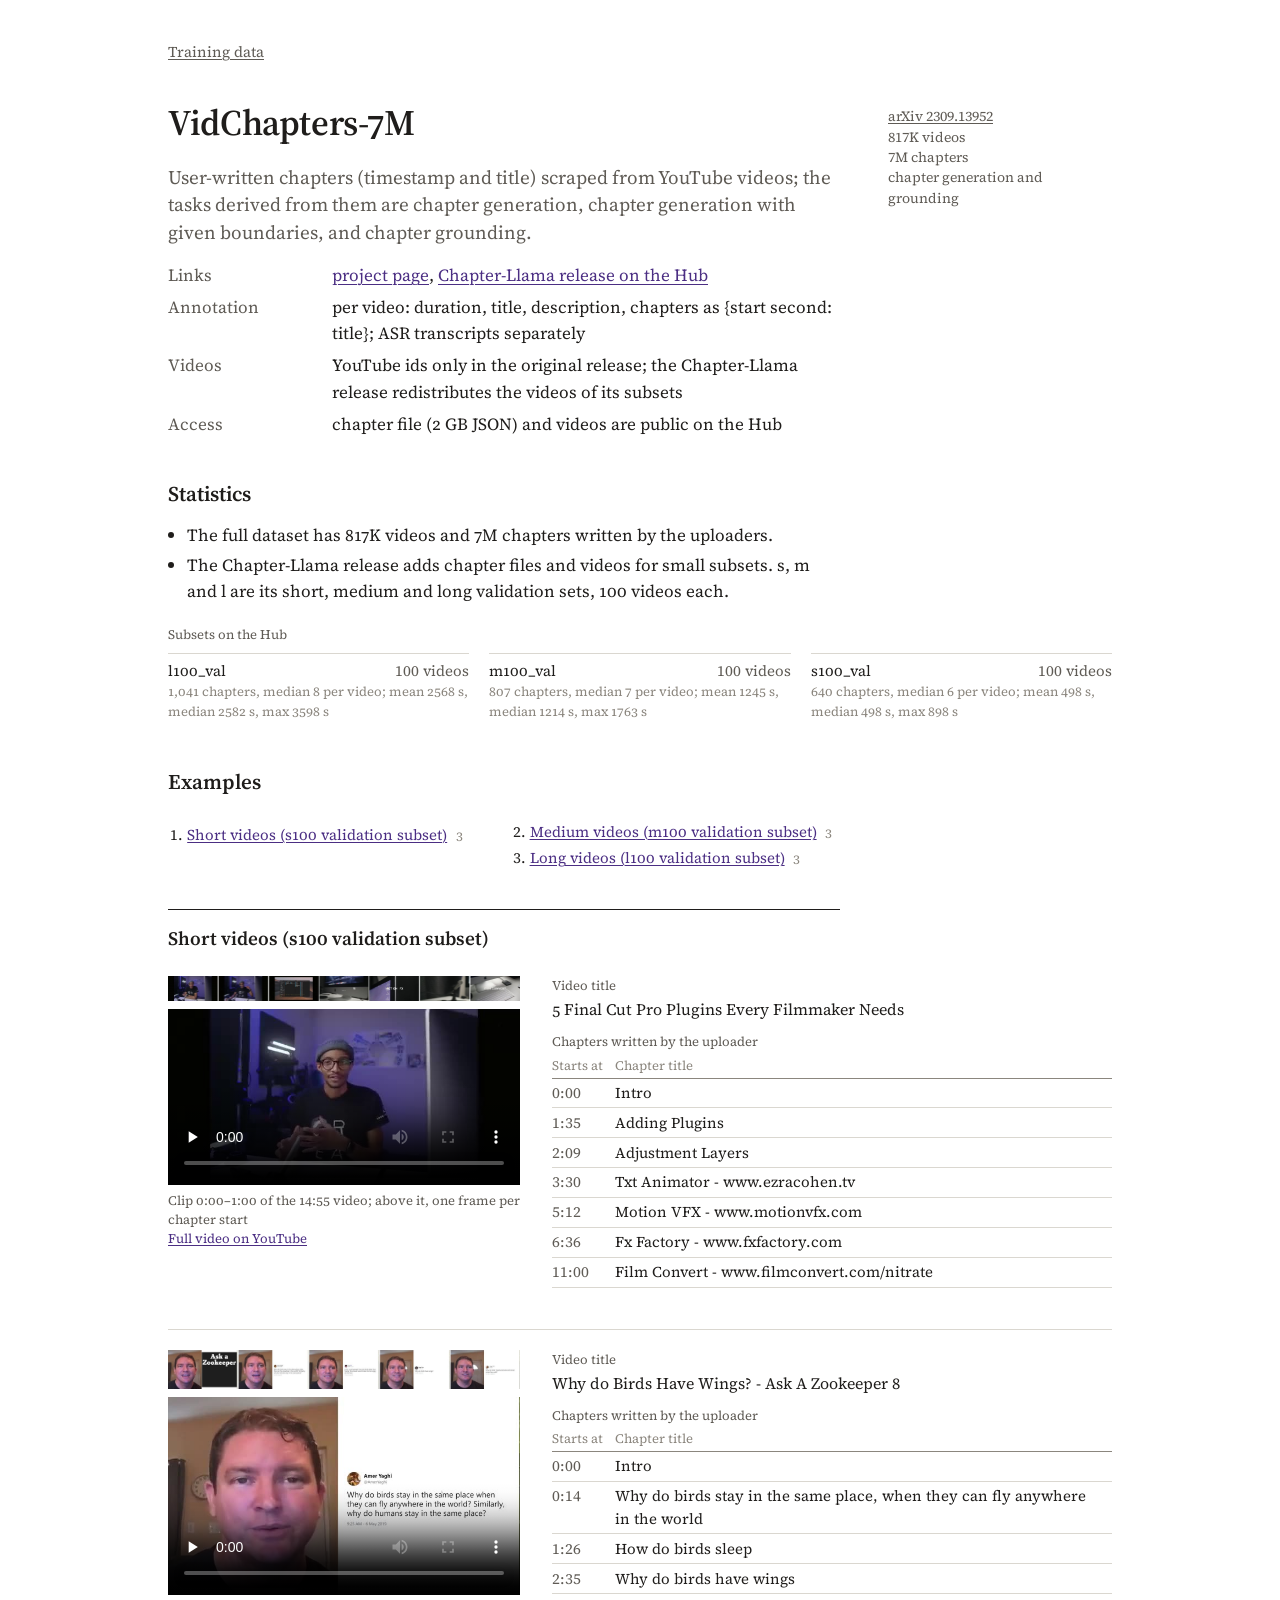
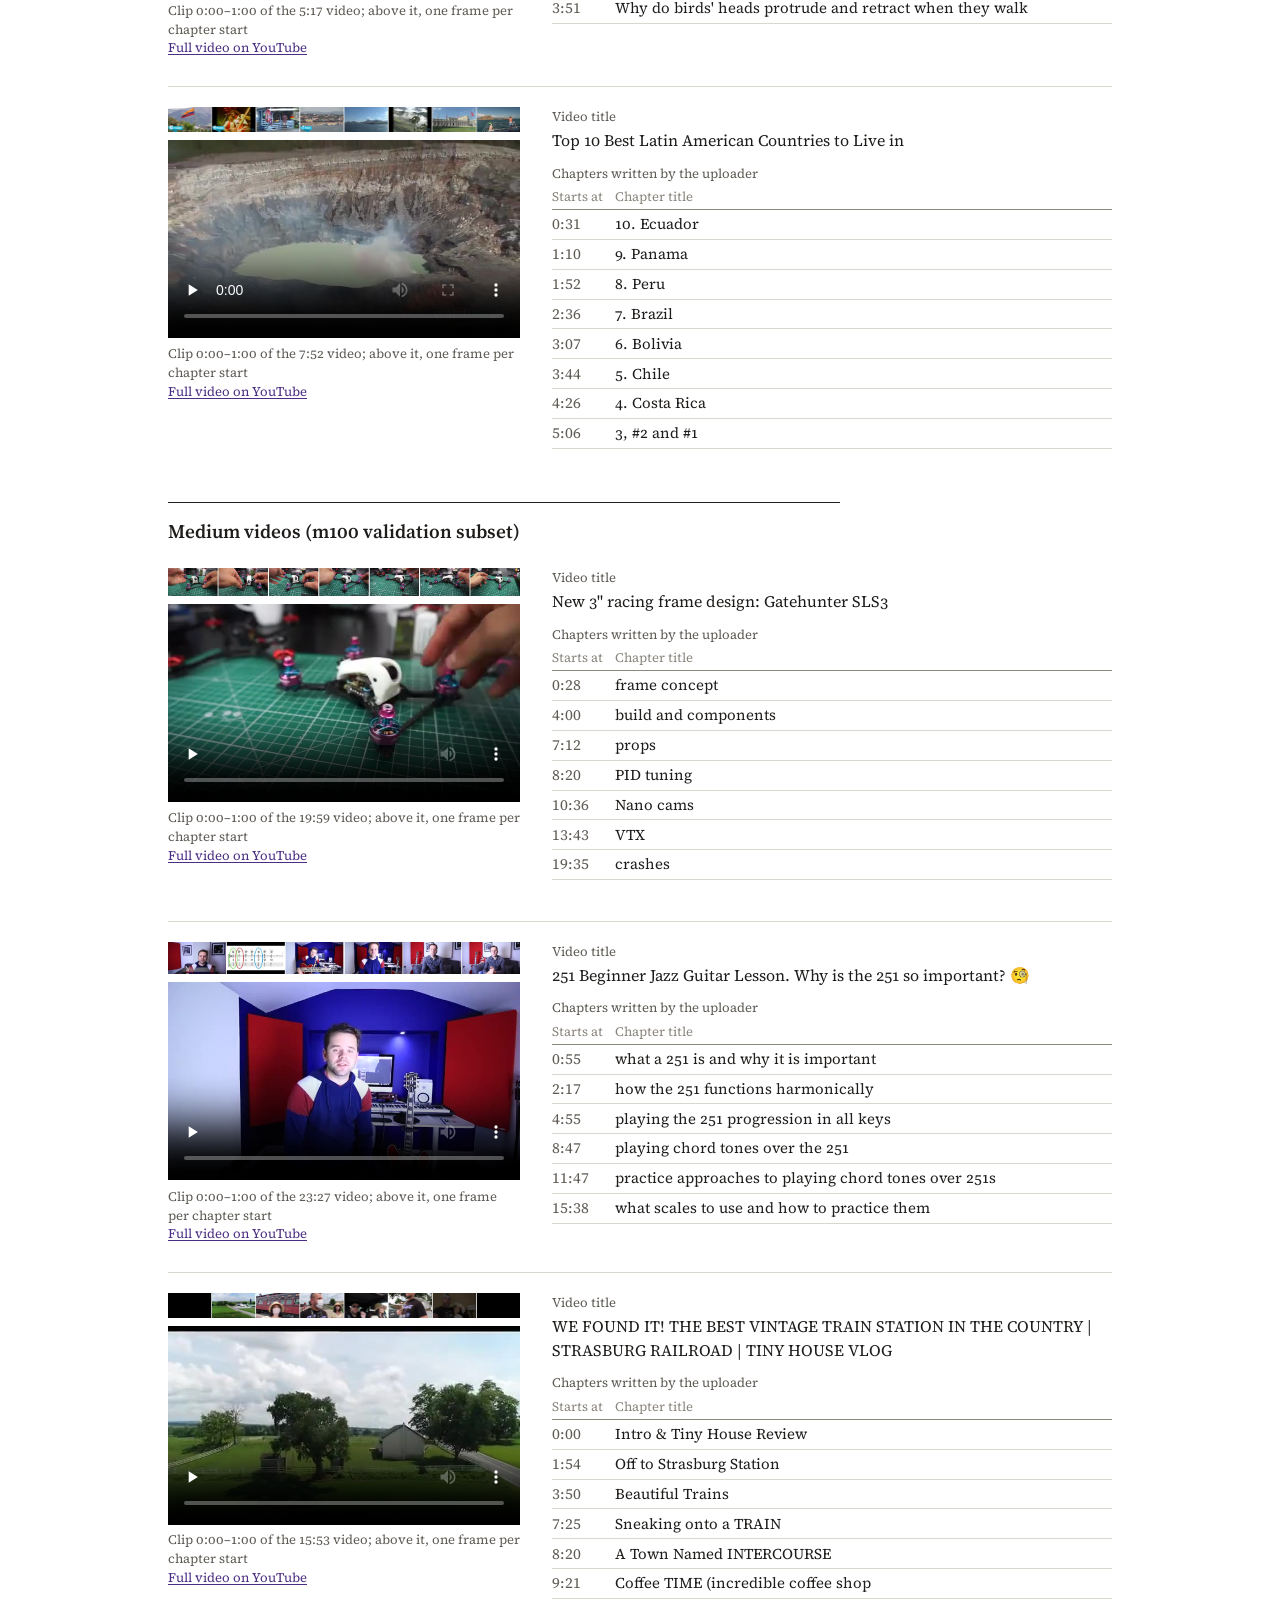
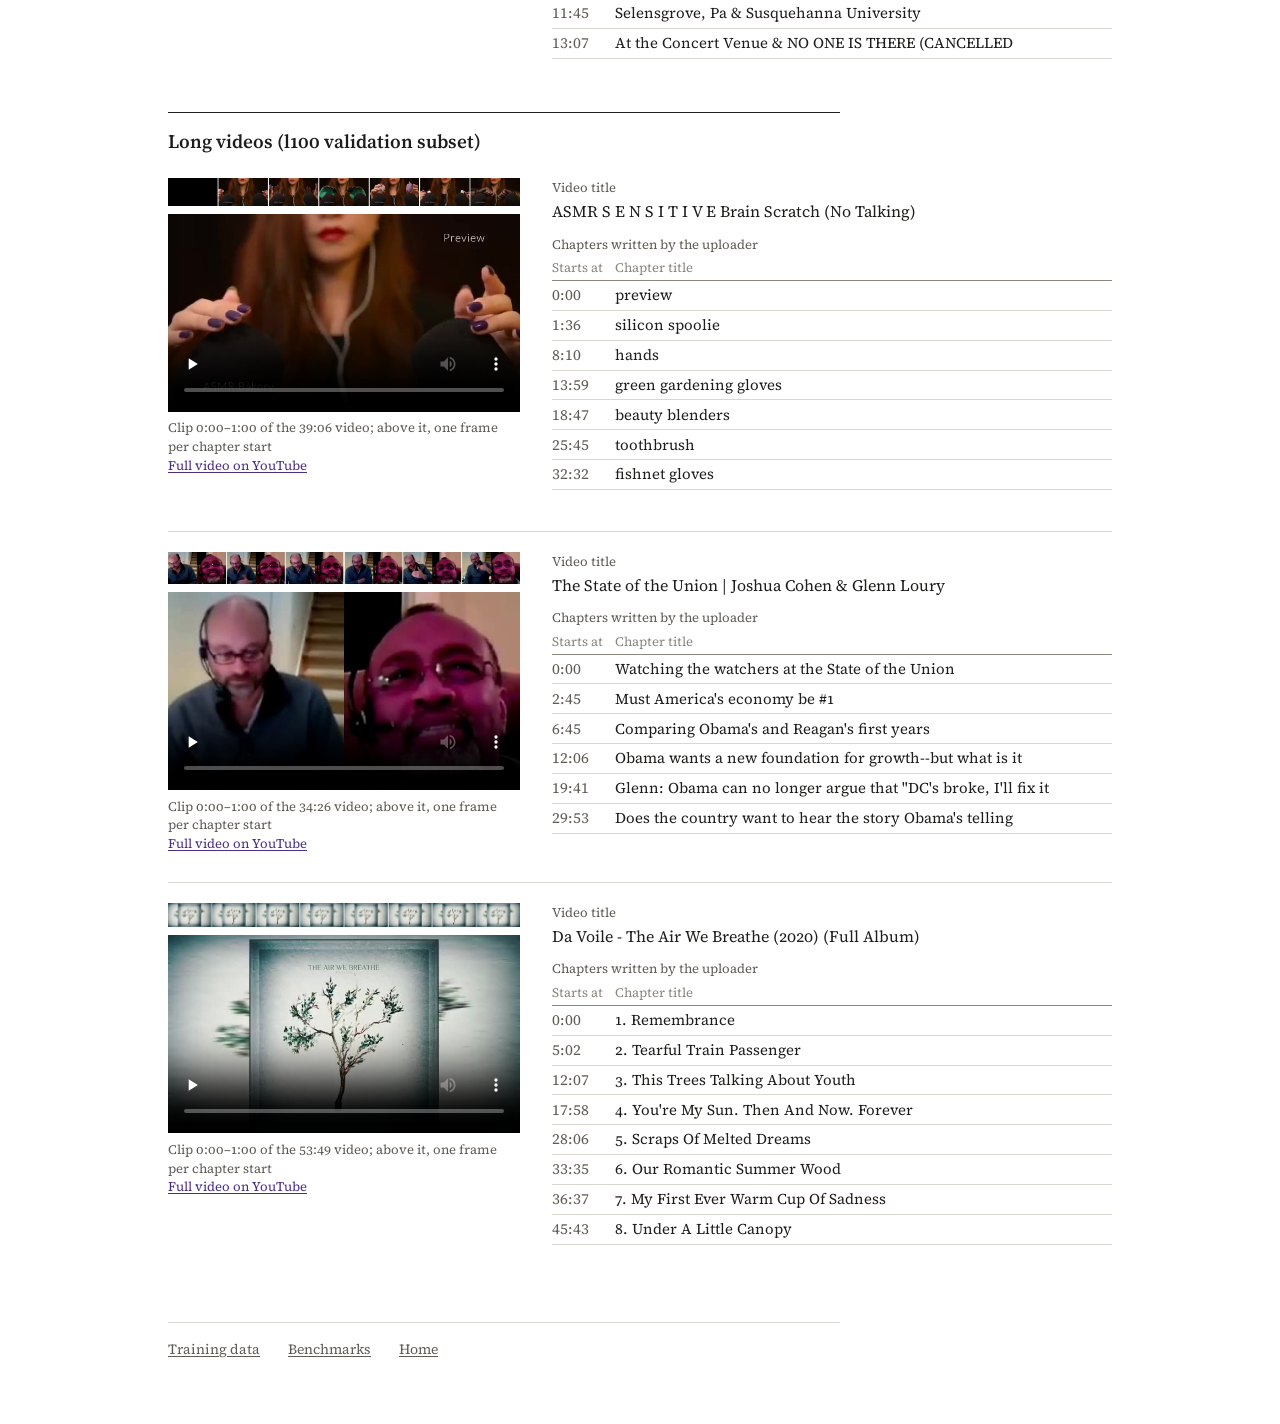
<file: vidchapters/index.html>
<!DOCTYPE html><html lang="en"><head><meta charset="UTF-8"><meta name="viewport" content="width=device-width, initial-scale=1"><title>VidChapters-7M</title><link rel="preconnect" href="https://fonts.googleapis.com"><link rel="preconnect" href="https://fonts.gstatic.com" crossorigin><link href="https://fonts.googleapis.com/css2?family=Source+Serif+4:ital,opsz,wght@0,8..60,400..700;1,8..60,400..700&display=swap" rel="stylesheet"><link rel="stylesheet" href="../style.css"><link rel="stylesheet" href="../collection.css"></head><body><main class="page">
  <nav class="crumb"><a href="../">Training data</a></nav>
  <header class="exp-header">
    <aside class="note"><span><a href="https://arxiv.org/abs/2309.13952">arXiv 2309.13952</a></span><span>817K videos</span><span>7M chapters</span><span>chapter generation and grounding</span></aside>
    <h1>VidChapters-7M</h1>
    <p class="lead">User-written chapters (timestamp and title) scraped from YouTube videos; the tasks derived from them are chapter generation, chapter generation with given boundaries, and chapter grounding.</p>
  </header>
  <dl class="facts"><dt>Links</dt><dd><a href="https://antoyang.github.io/vidchapters.html">project page</a>, <a href="https://huggingface.co/datasets/lucas-ventura/chapter-llama">Chapter-Llama release on the Hub</a></dd><dt>Annotation</dt><dd>per video: duration, title, description, chapters as {start second: title}; ASR transcripts separately</dd><dt>Videos</dt><dd>YouTube ids only in the original release; the Chapter-Llama release redistributes the videos of its subsets</dd><dt>Access</dt><dd>chapter file (2 GB JSON) and videos are public on the Hub</dd></dl>
  <section class="exp-section"><h2 id="statistics">Statistics</h2>
    <ul class="statlines"><li>The full dataset has 817K videos and 7M chapters written by the uploaders.</li><li>The Chapter-Llama release adds chapter files and videos for small subsets. s, m and l are its short, medium and long validation sets, 100 videos each.</li></ul><p class="stat-label">Subsets on the Hub</p><ul class="taskgrid"><li><span class="tg-name">l100_val</span><span class="tg-n">100 videos</span><span class="tg-sub">1,041 chapters, median 8 per video; mean 2568 s, median 2582 s, max 3598 s</span></li><li><span class="tg-name">m100_val</span><span class="tg-n">100 videos</span><span class="tg-sub">807 chapters, median 7 per video; mean 1245 s, median 1214 s, max 1763 s</span></li><li><span class="tg-name">s100_val</span><span class="tg-n">100 videos</span><span class="tg-sub">640 chapters, median 6 per video; mean 498 s, median 498 s, max 898 s</span></li></ul></section>
  
  
  <section class="exp-section"><h2 id="examples">Examples</h2>
    <ol class="contents"><li><a href="#short-videos-s100-validation-subset">Short videos (s100 validation subset)</a> <span class="n">3</span></li><li><a href="#medium-videos-m100-validation-subset">Medium videos (m100 validation subset)</a> <span class="n">3</span></li><li><a href="#long-videos-l100-validation-subset">Long videos (l100 validation subset)</a> <span class="n">3</span></li></ol></section>
  <section class="exp-section group"><h3 id="short-videos-s100-validation-subset">Short videos (s100 validation subset)</h3><div class="samples"><article class="sample"><div class="s-media"><img class="strip" src="clips/Y4TCLwaU_pc_strip.jpg" alt="one frame per chapter start"><video controls preload="none" poster="clips/Y4TCLwaU_pc.jpg" src="clips/Y4TCLwaU_pc.mp4"></video><p class="mediacap">Clip 0:00–1:00 of the 14:55 video; above it, one frame per chapter start<br><a href="https://www.youtube.com/watch?v=Y4TCLwaU_pc">Full video on YouTube</a></p></div><div class="s-body"><p class="ask"><span class="when">Video title</span>5 Final Cut Pro Plugins Every Filmmaker Needs</p><table class="answers"><caption>Chapters written by the uploader</caption><thead><tr><th>Starts at</th><th>Chapter title</th></tr></thead><tbody><tr><td class="t">0:00</td><td>Intro</td></tr><tr><td class="t">1:35</td><td>Adding Plugins</td></tr><tr><td class="t">2:09</td><td>Adjustment Layers</td></tr><tr><td class="t">3:30</td><td>Txt Animator - www.ezracohen.tv</td></tr><tr><td class="t">5:12</td><td>Motion VFX - www.motionvfx.com</td></tr><tr><td class="t">6:36</td><td>Fx Factory - www.fxfactory.com</td></tr><tr><td class="t">11:00</td><td>Film Convert - www.filmconvert.com/nitrate</td></tr></tbody></table></div></article><article class="sample"><div class="s-media"><img class="strip" src="clips/x4JQPFDzR2k_strip.jpg" alt="one frame per chapter start"><video controls preload="none" poster="clips/x4JQPFDzR2k.jpg" src="clips/x4JQPFDzR2k.mp4"></video><p class="mediacap">Clip 0:00–1:00 of the 5:17 video; above it, one frame per chapter start<br><a href="https://www.youtube.com/watch?v=x4JQPFDzR2k">Full video on YouTube</a></p></div><div class="s-body"><p class="ask"><span class="when">Video title</span>Why do Birds Have Wings? - Ask A Zookeeper 8</p><table class="answers"><caption>Chapters written by the uploader</caption><thead><tr><th>Starts at</th><th>Chapter title</th></tr></thead><tbody><tr><td class="t">0:00</td><td>Intro</td></tr><tr><td class="t">0:14</td><td>Why do birds stay in the same place, when they can fly anywhere in the world</td></tr><tr><td class="t">1:26</td><td>How do birds sleep</td></tr><tr><td class="t">2:35</td><td>Why do birds have wings</td></tr><tr><td class="t">3:51</td><td>Why do birds&#x27; heads protrude and retract when they walk</td></tr></tbody></table></div></article><article class="sample"><div class="s-media"><img class="strip" src="clips/RQLXnFj4YFg_strip.jpg" alt="one frame per chapter start"><video controls preload="none" poster="clips/RQLXnFj4YFg.jpg" src="clips/RQLXnFj4YFg.mp4"></video><p class="mediacap">Clip 0:00–1:00 of the 7:52 video; above it, one frame per chapter start<br><a href="https://www.youtube.com/watch?v=RQLXnFj4YFg">Full video on YouTube</a></p></div><div class="s-body"><p class="ask"><span class="when">Video title</span>Top 10 Best Latin American Countries to Live in</p><table class="answers"><caption>Chapters written by the uploader</caption><thead><tr><th>Starts at</th><th>Chapter title</th></tr></thead><tbody><tr><td class="t">0:31</td><td>10. Ecuador</td></tr><tr><td class="t">1:10</td><td>9. Panama</td></tr><tr><td class="t">1:52</td><td>8. Peru</td></tr><tr><td class="t">2:36</td><td>7. Brazil</td></tr><tr><td class="t">3:07</td><td>6. Bolivia</td></tr><tr><td class="t">3:44</td><td>5. Chile</td></tr><tr><td class="t">4:26</td><td>4. Costa Rica</td></tr><tr><td class="t">5:06</td><td>3, #2 and #1</td></tr></tbody></table></div></article></div></section><section class="exp-section group"><h3 id="medium-videos-m100-validation-subset">Medium videos (m100 validation subset)</h3><div class="samples"><article class="sample"><div class="s-media"><img class="strip" src="clips/9audcI9oC18_strip.jpg" alt="one frame per chapter start"><video controls preload="none" poster="clips/9audcI9oC18.jpg" src="clips/9audcI9oC18.mp4"></video><p class="mediacap">Clip 0:00–1:00 of the 19:59 video; above it, one frame per chapter start<br><a href="https://www.youtube.com/watch?v=9audcI9oC18">Full video on YouTube</a></p></div><div class="s-body"><p class="ask"><span class="when">Video title</span>New 3&quot; racing frame design: Gatehunter SLS3</p><table class="answers"><caption>Chapters written by the uploader</caption><thead><tr><th>Starts at</th><th>Chapter title</th></tr></thead><tbody><tr><td class="t">0:28</td><td>frame concept</td></tr><tr><td class="t">4:00</td><td>build and components</td></tr><tr><td class="t">7:12</td><td>props</td></tr><tr><td class="t">8:20</td><td>PID tuning</td></tr><tr><td class="t">10:36</td><td>Nano cams</td></tr><tr><td class="t">13:43</td><td>VTX</td></tr><tr><td class="t">19:35</td><td>crashes</td></tr></tbody></table></div></article><article class="sample"><div class="s-media"><img class="strip" src="clips/9t7EWg-Wwfc_strip.jpg" alt="one frame per chapter start"><video controls preload="none" poster="clips/9t7EWg-Wwfc.jpg" src="clips/9t7EWg-Wwfc.mp4"></video><p class="mediacap">Clip 0:00–1:00 of the 23:27 video; above it, one frame per chapter start<br><a href="https://www.youtube.com/watch?v=9t7EWg-Wwfc">Full video on YouTube</a></p></div><div class="s-body"><p class="ask"><span class="when">Video title</span>251 Beginner Jazz Guitar Lesson. Why is the 251 so important? 🧐</p><table class="answers"><caption>Chapters written by the uploader</caption><thead><tr><th>Starts at</th><th>Chapter title</th></tr></thead><tbody><tr><td class="t">0:55</td><td>what a 251 is and why it is important</td></tr><tr><td class="t">2:17</td><td>how the 251 functions harmonically</td></tr><tr><td class="t">4:55</td><td>playing the 251 progression in all keys</td></tr><tr><td class="t">8:47</td><td>playing chord tones over the 251</td></tr><tr><td class="t">11:47</td><td>practice approaches to playing chord tones over 251s</td></tr><tr><td class="t">15:38</td><td>what scales to use and how to practice them</td></tr></tbody></table></div></article><article class="sample"><div class="s-media"><img class="strip" src="clips/c5664UiUhHE_strip.jpg" alt="one frame per chapter start"><video controls preload="none" poster="clips/c5664UiUhHE.jpg" src="clips/c5664UiUhHE.mp4"></video><p class="mediacap">Clip 0:00–1:00 of the 15:53 video; above it, one frame per chapter start<br><a href="https://www.youtube.com/watch?v=c5664UiUhHE">Full video on YouTube</a></p></div><div class="s-body"><p class="ask"><span class="when">Video title</span>WE FOUND IT! THE BEST VINTAGE TRAIN STATION IN THE COUNTRY |  STRASBURG RAILROAD | TINY HOUSE VLOG</p><table class="answers"><caption>Chapters written by the uploader</caption><thead><tr><th>Starts at</th><th>Chapter title</th></tr></thead><tbody><tr><td class="t">0:00</td><td>Intro &amp; Tiny House Review</td></tr><tr><td class="t">1:54</td><td>Off to Strasburg Station</td></tr><tr><td class="t">3:50</td><td>Beautiful Trains</td></tr><tr><td class="t">7:25</td><td>Sneaking onto a TRAIN</td></tr><tr><td class="t">8:20</td><td>A Town Named INTERCOURSE</td></tr><tr><td class="t">9:21</td><td>Coffee TIME (incredible coffee shop</td></tr><tr><td class="t">11:45</td><td>Selensgrove, Pa &amp; Susquehanna University</td></tr><tr><td class="t">13:07</td><td>At the Concert Venue &amp; NO ONE IS THERE (CANCELLED</td></tr></tbody></table></div></article></div></section><section class="exp-section group"><h3 id="long-videos-l100-validation-subset">Long videos (l100 validation subset)</h3><div class="samples"><article class="sample"><div class="s-media"><img class="strip" src="clips/4Eqa_vu_OiA_strip.jpg" alt="one frame per chapter start"><video controls preload="none" poster="clips/4Eqa_vu_OiA.jpg" src="clips/4Eqa_vu_OiA.mp4"></video><p class="mediacap">Clip 0:00–1:00 of the 39:06 video; above it, one frame per chapter start<br><a href="https://www.youtube.com/watch?v=4Eqa_vu_OiA">Full video on YouTube</a></p></div><div class="s-body"><p class="ask"><span class="when">Video title</span>ASMR S E N S I T I V E Brain Scratch (No Talking)</p><table class="answers"><caption>Chapters written by the uploader</caption><thead><tr><th>Starts at</th><th>Chapter title</th></tr></thead><tbody><tr><td class="t">0:00</td><td>preview</td></tr><tr><td class="t">1:36</td><td>silicon spoolie</td></tr><tr><td class="t">8:10</td><td>hands</td></tr><tr><td class="t">13:59</td><td>green gardening gloves</td></tr><tr><td class="t">18:47</td><td>beauty blenders</td></tr><tr><td class="t">25:45</td><td>toothbrush</td></tr><tr><td class="t">32:32</td><td>fishnet gloves</td></tr></tbody></table></div></article><article class="sample"><div class="s-media"><img class="strip" src="clips/4y30rYgMtNo_strip.jpg" alt="one frame per chapter start"><video controls preload="none" poster="clips/4y30rYgMtNo.jpg" src="clips/4y30rYgMtNo.mp4"></video><p class="mediacap">Clip 0:00–1:00 of the 34:26 video; above it, one frame per chapter start<br><a href="https://www.youtube.com/watch?v=4y30rYgMtNo">Full video on YouTube</a></p></div><div class="s-body"><p class="ask"><span class="when">Video title</span>The State of the Union | Joshua Cohen &amp; Glenn Loury</p><table class="answers"><caption>Chapters written by the uploader</caption><thead><tr><th>Starts at</th><th>Chapter title</th></tr></thead><tbody><tr><td class="t">0:00</td><td>Watching the watchers at the State of the Union</td></tr><tr><td class="t">2:45</td><td>Must America&#x27;s economy be #1</td></tr><tr><td class="t">6:45</td><td>Comparing Obama&#x27;s and Reagan&#x27;s first years</td></tr><tr><td class="t">12:06</td><td>Obama wants a new foundation for growth--but what is it</td></tr><tr><td class="t">19:41</td><td>Glenn: Obama can no longer argue that &quot;DC&#x27;s broke, I&#x27;ll fix it</td></tr><tr><td class="t">29:53</td><td>Does the country want to hear the story Obama&#x27;s telling</td></tr></tbody></table></div></article><article class="sample"><div class="s-media"><img class="strip" src="clips/Vtf7vfV3hMw_strip.jpg" alt="one frame per chapter start"><video controls preload="none" poster="clips/Vtf7vfV3hMw.jpg" src="clips/Vtf7vfV3hMw.mp4"></video><p class="mediacap">Clip 0:00–1:00 of the 53:49 video; above it, one frame per chapter start<br><a href="https://www.youtube.com/watch?v=Vtf7vfV3hMw">Full video on YouTube</a></p></div><div class="s-body"><p class="ask"><span class="when">Video title</span>Da Voile - The Air We Breathe (2020) (Full Album)</p><table class="answers"><caption>Chapters written by the uploader</caption><thead><tr><th>Starts at</th><th>Chapter title</th></tr></thead><tbody><tr><td class="t">0:00</td><td>1. Remembrance</td></tr><tr><td class="t">5:02</td><td>2. Tearful Train Passenger</td></tr><tr><td class="t">12:07</td><td>3. This Trees Talking About Youth</td></tr><tr><td class="t">17:58</td><td>4. You&#x27;re My Sun. Then And Now. Forever</td></tr><tr><td class="t">28:06</td><td>5. Scraps Of Melted Dreams</td></tr><tr><td class="t">33:35</td><td>6. Our Romantic Summer Wood</td></tr><tr><td class="t">36:37</td><td>7. My First Ever Warm Cup Of Sadness</td></tr><tr><td class="t">45:43</td><td>8. Under A Little Canopy</td></tr></tbody></table></div></article></div></section>
<footer class="page-footer"><a href=".././">Training data</a><a href="https://jxb1st.github.io/benchmark-collection/">Benchmarks</a><a href="https://jxb1st.github.io/">Home</a></footer></main></body></html>
</file>
<file: style.css>
/* Interactive Model Experiments: shared stylesheet for the panel index and every experiment page.
   The experiment template carries an identical copy; check_page.py enforces that.
   Design notes live in the publish-panel skill (design.md). One serif family, white paper,
   one accent, and a right-hand margin column for dates, status and qualifications. */

:root {
  --paper: #ffffff;
  --ink: #1f1d1b;
  --ink-2: #5f5b55;
  --ink-3: #8b867e;
  --rule: #dad7d0;
  --field: #f3f2ee;
  --accent: #4b2e83;
  --accent-soft: #ece7f4;
  --fail: #9a3b2e;

  --serif: "Source Serif 4", Georgia, "Times New Roman", serif;
  --mono: ui-monospace, "SF Mono", Menlo, Consolas, "Liberation Mono", monospace;

  --measure: 42rem;   /* main column: about 66 characters at 17 px */
  --margin: 14rem;    /* margin column for notes */
  --gap: 3rem;
}

/* ---------- page ---------- */

html { background: var(--paper); -webkit-text-size-adjust: 100%; }

body {
  margin: 0;
  background: var(--paper);
  color: var(--ink);
  font-family: var(--serif);
  font-size: 1.0625rem;
  line-height: 1.55;
  font-variant-numeric: oldstyle-nums proportional-nums;
  font-optical-sizing: auto;
}

.page {
  box-sizing: content-box;
  max-width: var(--measure);
  margin: 0 auto;
  padding: 2.5rem 1rem 4rem;
}

/* Wide screens: reserve the margin column on the right. */
@media (min-width: 62rem) {
  .page { padding-right: calc(1rem + var(--margin) + var(--gap)); }
}

::selection { background: var(--accent-soft); }

:focus-visible { outline: 2px solid var(--accent); outline-offset: 2px; }

a {
  color: var(--accent);
  text-decoration: underline;
  text-decoration-thickness: 1px;
  text-underline-offset: 0.15em;
}

p { margin: 0 0 1rem; }
ul, ol { margin: 0 0 1rem; padding-left: 1.4rem; }
li { margin: 0.2rem 0; }
strong { font-weight: 600; }
hr { border: 0; border-top: 1px solid var(--rule); margin: 2.5rem 0; }

/* ---------- header ---------- */

.crumb { font-size: 0.9375rem; margin: 0 0 2.5rem; }
.crumb a { color: var(--ink-2); }
.crumb a:hover { color: var(--accent); }

h1 {
  font-size: 2.25rem;
  line-height: 1.12;
  font-weight: 600;
  letter-spacing: -0.01em;
  margin: 0 0 1.25rem;
  text-wrap: balance;
}

/* The finding: the one paragraph a reader must not miss. Identical to the manifest summary. */
.exp-summary {
  font-size: 1.5rem;
  line-height: 1.38;
  color: var(--accent);
  margin: 0 0 2.5rem;
  text-wrap: pretty;
}

/* Plain lead paragraph for the index (not a finding). */
.lead { font-size: 1.1875rem; line-height: 1.45; color: var(--ink-2); margin: 0 0 1rem; }

/* ---------- margin notes ---------- */

/* A note qualifies the element it follows in the source: a denominator, "metric adapted",
   the date and status of the experiment. On wide screens it floats into the margin column. */
.note {
  font-size: 0.875rem;
  line-height: 1.45;
  color: var(--ink-2);
  font-variant-numeric: tabular-nums;
}
.note p { margin: 0 0 0.4rem; }
.note > span, .note > time { display: block; }

@media (min-width: 62rem) {
  .note {
    float: right;
    clear: right;
    width: var(--margin);
    margin: 0.2rem calc(-1 * (var(--margin) + var(--gap))) 1rem 0;
  }
}
@media (max-width: 61.99rem) {
  .note {
    margin: 0.5rem 0 1.25rem;
    padding-left: 0.75rem;
    border-left: 2px solid var(--rule);
  }
  /* Phones: title first, then the status block, then the finding. */
  .exp-header { display: flex; flex-direction: column; }
  .exp-header h1 { order: 0; margin-bottom: 0.9rem; }
  .exp-header .note { order: 1; margin: 0 0 1.25rem; }
  .exp-header .exp-summary { order: 2; }
}

/* ---------- status ---------- */

.status { white-space: nowrap; }
.status::before {
  content: "";
  display: inline-block;
  width: 0.6em;
  height: 0.6em;
  border-radius: 50%;
  border: 1.5px solid var(--accent);
  background: var(--accent);
  margin-right: 0.45em;
  vertical-align: 0.02em;
}
.status.in-progress::before { background: linear-gradient(90deg, var(--accent) 50%, transparent 50%); }
.status.planned::before { background: transparent; border-color: var(--ink-3); }
.status.failed { color: var(--fail); }
.status.failed::before {
  content: "\00d7";
  width: auto;
  height: auto;
  border: 0;
  background: none;
  border-radius: 0;
  font-weight: 600;
  line-height: 1;
}

/* ---------- sections ---------- */

.exp-section { margin: 0 0 1rem; }
.exp-section::after { content: ""; display: block; clear: both; }

h2 {
  font-size: 1.3125rem;
  line-height: 1.25;
  font-weight: 600;
  margin: 2.75rem 0 0.9rem;
  clear: both;
}
h3 {
  font-size: 1.0625rem;
  line-height: 1.35;
  font-weight: 600;
  margin: 1.75rem 0 0.5rem;
}

/* Elements that may use the margin column too (figures, wide tables). */
@media (min-width: 62rem) {
  .wide { width: calc(100% + var(--margin) + var(--gap)); clear: both; }
}

/* ---------- facts (setup) ---------- */

dl.facts {
  display: grid;
  grid-template-columns: 9rem minmax(0, 1fr);
  column-gap: 1.25rem;
  row-gap: 0.35rem;
  margin: 0 0 1.25rem;
}
dl.facts dt { color: var(--ink-2); }
dl.facts dd { margin: 0; }
@media (max-width: 40rem) {
  dl.facts { grid-template-columns: 1fr; row-gap: 0; }
  dl.facts dt { margin-top: 0.5rem; font-size: 0.9375rem; }
}

/* ---------- prompts and code ---------- */

pre, code, kbd, samp { font-family: var(--mono); }

pre {
  margin: 0;
  font-size: 0.8125rem;
  line-height: 1.5;
  white-space: pre-wrap;
  overflow-wrap: anywhere;
  font-variant-numeric: normal;
}

code { font-size: 0.875em; background: var(--field); padding: 0.05em 0.3em; border-radius: 2px; }
pre code { background: none; padding: 0; font-size: inherit; }

.prompt, pre.code {
  background: var(--field);
  border-radius: 3px;
  padding: 0.7rem 0.95rem;
  margin: 0 0 0.75rem;
}
pre.code { padding: 0.8rem 0.95rem; margin-bottom: 1.25rem; }

.prompt > summary, .prompt-head {
  font-size: 0.9375rem;
  font-weight: 600;
  cursor: pointer;
  list-style: none;
}
.prompt > summary::-webkit-details-marker { display: none; }
.prompt > summary::before { content: "\25B8"; display: inline-block; width: 1em; color: var(--ink-3); }
.prompt[open] > summary::before { content: "\25BE"; }
.prompt-head { cursor: default; margin-bottom: 0.5rem; }
.prompt-note { font-weight: 400; color: var(--ink-2); }
.prompt > summary + pre, .prompt > summary + .prompt-body { margin-top: 0.6rem; }
.prompt.response { background: var(--accent-soft); }

details.expand { margin: 0 0 1rem; }
details.expand > summary { cursor: pointer; font-weight: 600; font-size: 0.9375rem; list-style: none; }
details.expand > summary::-webkit-details-marker { display: none; }
details.expand > summary::before { content: "\25B8"; display: inline-block; width: 1em; color: var(--ink-3); }
details.expand[open] > summary::before { content: "\25BE"; }
details.expand > summary .n { font-weight: 400; color: var(--ink-2); }
details.expand > .expand-body, details.expand > summary + * { margin-top: 0.6rem; }
details.expand .prompt:last-child { margin-bottom: 0.25rem; }

/* Collapsed pipeline figure (Construction and Pipeline sections): the summary is the figure's caption,
   "Figure N. What it shows"; the drawing, its margin note and its description open on click. */
details.figure { border-top: 1px solid var(--rule); padding: 0.6rem 0; margin: 0; }
details.figure:last-of-type { border-bottom: 1px solid var(--rule); margin-bottom: 1.25rem; }
details.figure > summary { cursor: pointer; list-style: none; font-size: 0.9375rem; font-weight: 600; }
details.figure > summary::-webkit-details-marker { display: none; }
details.figure > summary::before { content: "\25B8"; display: inline-block; width: 1em; color: var(--ink-3); }
details.figure[open] > summary::before { content: "\25BE"; }
details.figure > summary .n { font-weight: 400; color: var(--ink-2); }
details.figure > figure.fig { margin: 0.9rem 0 1rem; }
details.figure > p { max-width: var(--measure); }
details.figure > p:last-child { margin-bottom: 0.4rem; }

/* ---------- tables ---------- */

.table-wrap { overflow-x: auto; margin: 0 0 1.25rem; }

table.results {
  width: 100%;
  border-collapse: collapse;
  font-size: 0.9375rem;
  line-height: 1.4;
  font-variant-numeric: lining-nums tabular-nums;
}
table.results caption {
  text-align: left;
  font-weight: 600;
  padding: 0 0 0.5rem;
}
table.results th, table.results td {
  padding: 0.4rem 0.9rem 0.4rem 0;
  text-align: left;
  vertical-align: top;
}
table.results th:last-child, table.results td:last-child { padding-right: 0; }
table.results thead th { font-weight: 600; border-bottom: 1px solid var(--ink); }
table.results tbody td { border-bottom: 1px solid var(--rule); }
table.results tbody tr:last-child td { border-bottom: 1px solid var(--ink); }
table.results .num { text-align: right; }
table.results .best { font-weight: 600; }
table.results .sub td { color: var(--ink-2); }

/* ---------- figures and media ---------- */

.fig svg { display: block; width: 100%; height: auto; }   /* inlined pipeline figures */

figure.fig { margin: 0.5rem 0 1.75rem; }
figure.fig img, figure.fig video {
  display: block;
  width: 100%;
  height: auto;
  background: var(--field);
}
figure.fig figcaption {
  font-size: 0.875rem;
  line-height: 1.45;
  color: var(--ink-2);
  margin-top: 0.55rem;
}
figure.fig figcaption strong { color: var(--ink); }
figure.wide figcaption { max-width: var(--measure); }

.media-grid {
  display: grid;
  grid-template-columns: repeat(auto-fit, minmax(15rem, 1fr));
  gap: 1.25rem;
  margin: 0.5rem 0 1.75rem;
}
.media-grid figure.fig { margin: 0; }

/* ---------- side-by-side comparison ---------- */

.compare { margin: 0.5rem 0 2rem; border-top: 1px solid var(--ink); padding-top: 0.75rem; }
.compare-head { font-weight: 600; margin-bottom: 0.75rem; }
.compare-input { margin-bottom: 1rem; }
.compare-input video, .compare-input img { display: block; width: 100%; height: auto; background: var(--field); }
.compare-grid {
  display: grid;
  grid-template-columns: repeat(auto-fit, minmax(13rem, 1fr));
  gap: 1rem 1.5rem;
}
.compare .label {
  display: block;
  font-size: 0.875rem;
  color: var(--ink-2);
  margin-bottom: 0.3rem;
}
.compare-cell.reference { border-left: 2px solid var(--rule); padding-left: 0.75rem; }
.compare-obs { margin-top: 1rem; font-size: 0.9375rem; }
.verdict.ok { color: var(--accent); }
.verdict.bad { color: var(--fail); }

/* ---------- cases ---------- */

ul.cases { list-style: none; padding: 0; margin: 0.5rem 0 1.5rem; }
.case { padding-left: 0.9rem; border-left: 2px solid var(--accent); margin: 0 0 1.25rem; }
.case.failure { border-left-color: var(--fail); }
.case-title { font-weight: 600; margin-bottom: 0.25rem; }
.case p { margin-bottom: 0.5rem; }
.case .output {
  font-family: var(--mono);
  font-size: 0.8125rem;
  line-height: 1.5;
  white-space: pre-wrap;
  overflow-wrap: anywhere;
  background: var(--field);
  border-radius: 3px;
  padding: 0.6rem 0.8rem;
}

/* ---------- index entries (panel) ---------- */

ol.entries { list-style: none; padding: 0; margin: 2rem 0 0; }
.entry { padding: 1.6rem 0 1.9rem; border-top: 1px solid var(--rule); }
.entry::after { content: ""; display: block; clear: both; }
.entry h2 { font-size: 1.5rem; margin: 0 0 0.55rem; text-wrap: balance; clear: none; }
.entry h2 a { color: var(--ink); text-decoration: none; }
.entry h2 a:hover { color: var(--accent); text-decoration: underline; }
.entry p { margin: 0 0 0.5rem; }
.entry-stats { font-size: 0.9375rem; color: var(--ink-2); }
.entry .note .tags { color: var(--ink-3); margin-top: 0.35rem; }

.empty-state, .error-state {
  margin: 2rem 0;
  padding-top: 1rem;
  border-top: 1px solid var(--rule);
  color: var(--ink-2);
}
.error-state strong, .empty-state strong { display: block; color: var(--ink); margin-bottom: 0.25rem; }

/* ---------- footer ---------- */

.page-footer {
  clear: both;
  margin-top: 4rem;
  padding-top: 1rem;
  border-top: 1px solid var(--rule);
  font-size: 0.875rem;
  color: var(--ink-2);
  display: flex;
  flex-wrap: wrap;
  gap: 0.5rem 1.75rem;
}
.page-footer a { color: var(--ink-2); }
.page-footer a:hover { color: var(--accent); }

/* ---------- small screens ---------- */

@media (max-width: 40rem) {
  body { font-size: 1rem; }
  .page { padding: 1.5rem 1rem 3rem; }
  h1 { font-size: 1.75rem; }
  .exp-summary { font-size: 1.25rem; margin-bottom: 1.75rem; }
  .lead { font-size: 1.0625rem; }
  h2 { font-size: 1.1875rem; margin-top: 2.25rem; }
  .entry h2 { font-size: 1.25rem; }
}

@media print {
  .crumb, .page-footer { display: none; }
  .page { padding: 0; max-width: none; }
  a { color: inherit; text-decoration: none; }
}
</file>
<file: collection.css>
/* Components of the collection page, on top of the shared style.css. */

.contents { columns: 2; column-gap: 2rem; padding-left: 1.2rem; margin: 1.5rem 0 0; font-size: 0.9375rem; }
.contents li { break-inside: avoid; }
@media (max-width: 40rem) { .contents { columns: 1; } }

.exp-section > h3 { margin-top: 2rem; }

/* key: value lists inside a sample */
dl.kv { display: grid; grid-template-columns: max-content minmax(0, 1fr); column-gap: 0.9rem; row-gap: 0.25rem; margin: 0 0 0.6rem; font-size: 0.9375rem; }
dl.kv dt { color: var(--ink-2); }
dl.kv dd { margin: 0; overflow-wrap: anywhere; }
dl.kv ul { margin: 0; padding-left: 1.1rem; }

/* answer options; the correct one is marked */
ol.opts { list-style: none; padding: 0; margin: 0.1rem 0 0.7rem; font-size: 0.9375rem; }
ol.opts li { padding: 0.1rem 0 0.1rem 0.6rem; border-left: 2px solid transparent; }
ol.opts li.ans { border-left-color: var(--accent); font-weight: 600; }
ol.opts li.ans::after { content: " correct"; font-weight: 400; color: var(--accent); font-size: 0.875rem; }

/* timed sequences (sequential QA, proactive counts, chapters) */
ol.seq { list-style: none; padding: 0; margin: 0.2rem 0 0.6rem; font-size: 0.9375rem; }
ol.seq li { display: grid; grid-template-columns: 4.2rem minmax(0, 1fr); column-gap: 0.6rem; padding: 0.12rem 0; border-top: 1px solid var(--rule); }
ol.seq li:first-child { border-top: 0; }
ol.seq .t { color: var(--ink-2); font-variant-numeric: tabular-nums; }
ol.seq .a { color: var(--accent); }
dl.kv ol.seq { margin: 0; }

/* conversation turns (LLaVA-Video) */
.conv { font-size: 0.9375rem; }
.turn { margin: 0 0 0.5rem; padding-left: 0.75rem; border-left: 2px solid var(--rule); }
.turn.gpt { border-left-color: var(--accent); }
.turn > span { display: block; font-size: 0.8125rem; color: var(--ink-2); }

/* one example: video on the left, the request and its correct answer on the right */
.samples { display: grid; gap: 1.75rem; margin: 0.5rem 0 1rem; }
.sample { display: grid; grid-template-columns: 22rem minmax(0, 1fr); gap: 1rem 2rem; padding-top: 1.25rem; border-top: 1px solid var(--rule); }
.sample h4 { font-size: 1.0625rem; font-weight: 600; margin: 0 0 0.15rem; }
.s-body { font-size: 1rem; line-height: 1.5; }
.s-meta { font-size: 0.8125rem; color: var(--ink-3); margin: 0 0 0.55rem; }
.when { display: block; font-size: 0.8125rem; color: var(--ink-2); margin-bottom: 0.1rem; }
.ask { margin: 0 0 0.7rem; }
.ans-line { margin: 0.2rem 0 0.7rem; padding-left: 0.6rem; border-left: 2px solid var(--accent); font-weight: 600; }
.ans-line .when { font-weight: 400; }
table.answers { border-collapse: collapse; width: 100%; margin: 0.2rem 0 0.8rem; font-size: 0.9375rem; }
table.answers caption { caption-side: top; text-align: left; font-size: 0.8125rem; color: var(--ink-2); padding: 0 0 0.25rem; }
table.answers th { text-align: left; font-weight: 400; font-size: 0.8125rem; color: var(--ink-3); padding: 0 0.75rem 0.15rem 0; border-bottom: 1px solid var(--ink-3); }
table.answers td { padding: 0.2rem 0.75rem 0.2rem 0; border-bottom: 1px solid var(--rule); vertical-align: top; }
table.answers th:first-child { white-space: nowrap; width: 1%; }
table.answers td.t { white-space: nowrap; font-variant-numeric: tabular-nums; color: var(--ink-2); width: 1%; }
table.answers .a { color: var(--accent); font-weight: 600; }
.s-facts { font-size: 0.875rem; color: var(--ink-2); margin: 0 0 0.5rem; }
.opts-cap { font-size: 0.8125rem; color: var(--ink-2); margin: 0.5rem 0 0; }
.turn-a { color: var(--ink-2); }
ul.points { margin: 0.1rem 0 0.6rem; padding-left: 1.2rem; font-size: 0.9375rem; }
.s-media video, .s-media img { display: block; width: 100%; height: auto; background: var(--field); }
.s-media video { max-height: 24rem; }   /* portrait videos stay compact; the player letterboxes */
.s-media img.strip { margin-bottom: 0.5rem; }
.mediacap { font-size: 0.8125rem; color: var(--ink-2); margin: 0.45rem 0 0; line-height: 1.45; }
.nomedia { aspect-ratio: 16 / 9; display: flex; align-items: center; justify-content: center; padding: 1rem; text-align: center; background: var(--field); color: var(--ink-2); font-size: 0.875rem; }
@media (max-width: 48rem) { .sample { grid-template-columns: 1fr; } }

@media (min-width: 62rem) { .samples { width: calc(100% + var(--margin) + var(--gap)); } }

/* per-dataset pages: task contents with counts, grouped example sections, quoted examples */
.contents .n { color: var(--ink-3); font-size: 0.8125rem; margin-left: 0.3rem; }
.group h3 { font-size: 1.1875rem; margin: 2.5rem 0 0.25rem; padding-top: 1rem; border-top: 1px solid var(--ink); }
.group .samples { margin-top: 0; }
.group .sample:first-child { border-top: 0; }
ul.quotes { margin: 0 0 1.25rem; padding-left: 1.2rem; }
ul.quotes li { margin: 0.2rem 0; color: var(--accent); }
.exp-header .note a { color: var(--ink-2); }

/* compact task statistics: several per row instead of a table row each */
ul.taskgrid { list-style: none; padding: 0; margin: 0.5rem 0 1.25rem; display: grid; grid-template-columns: repeat(3, minmax(0, 1fr)); gap: 0.5rem 1.25rem; font-size: 0.9375rem; }
ul.taskgrid li { border-top: 1px solid var(--rule); padding-top: 0.3rem; display: flex; flex-wrap: wrap; column-gap: 0.5rem; align-items: baseline; }
ul.taskgrid .tg-name { flex: 1 1 auto; }
ul.taskgrid .tg-n { color: var(--ink-2); font-variant-numeric: tabular-nums; white-space: nowrap; }
ul.taskgrid .tg-sub { flex-basis: 100%; font-size: 0.8125rem; color: var(--ink-3); }
@media (max-width: 48rem) { ul.taskgrid { grid-template-columns: repeat(2, minmax(0, 1fr)); } }
@media (max-width: 30rem) { ul.taskgrid { grid-template-columns: 1fr; } }
@media (min-width: 62rem) { ul.taskgrid { width: calc(100% + var(--margin) + var(--gap)); } }

/* what a task group asks and tests, under its heading */
.group-desc { max-width: var(--measure); margin: 0.4rem 0 1rem; font-size: 1rem; color: var(--ink-2); }
.group-note { max-width: var(--measure); font-size: 0.9375rem; color: var(--ink-2); margin: 1rem 0 0; }
ul.statlines { margin: 0 0 0.75rem; padding-left: 1.2rem; max-width: var(--measure); }
.stat-label { font-size: 0.8125rem; color: var(--ink-2); margin: 1.25rem 0 0; }
.stat-label + ul.taskgrid { margin-top: 0.3rem; }
ul.statlines li { margin: 0.25rem 0; }

/* overview table grouped by category */
table.grouped tr.group th { text-align: left; font-weight: 600; padding-top: 1.4rem; padding-bottom: 0.3rem; border-bottom: 1px solid var(--ink-3); }
table.grouped tr.group:first-child th { padding-top: 0.6rem; }
table.grouped tr.group th span { font-weight: 400; color: var(--ink-2); }

/* evaluation metrics: name, then how it is computed */
dl.metrics { display: grid; grid-template-columns: minmax(10rem, max-content) minmax(0, 1fr); column-gap: 1.25rem; row-gap: 0.45rem; margin: 0 0 1rem; font-size: 0.9375rem; }
dl.metrics dt { font-weight: 600; }
dl.metrics dd { margin: 0; }
@media (max-width: 40rem) { dl.metrics { grid-template-columns: 1fr; row-gap: 0.15rem; } dl.metrics dd { margin-bottom: 0.5rem; } }
@media (min-width: 62rem) { dl.metrics { width: calc(100% + var(--margin) + var(--gap)); } }
.formula { margin: 0.3rem 0 0.2rem; overflow-x: auto; }
.formula .katex-display { margin: 0.2rem 0; text-align: left; }
.formula .katex-display > .katex { text-align: left; font-size: 1.02em; }
</file>
